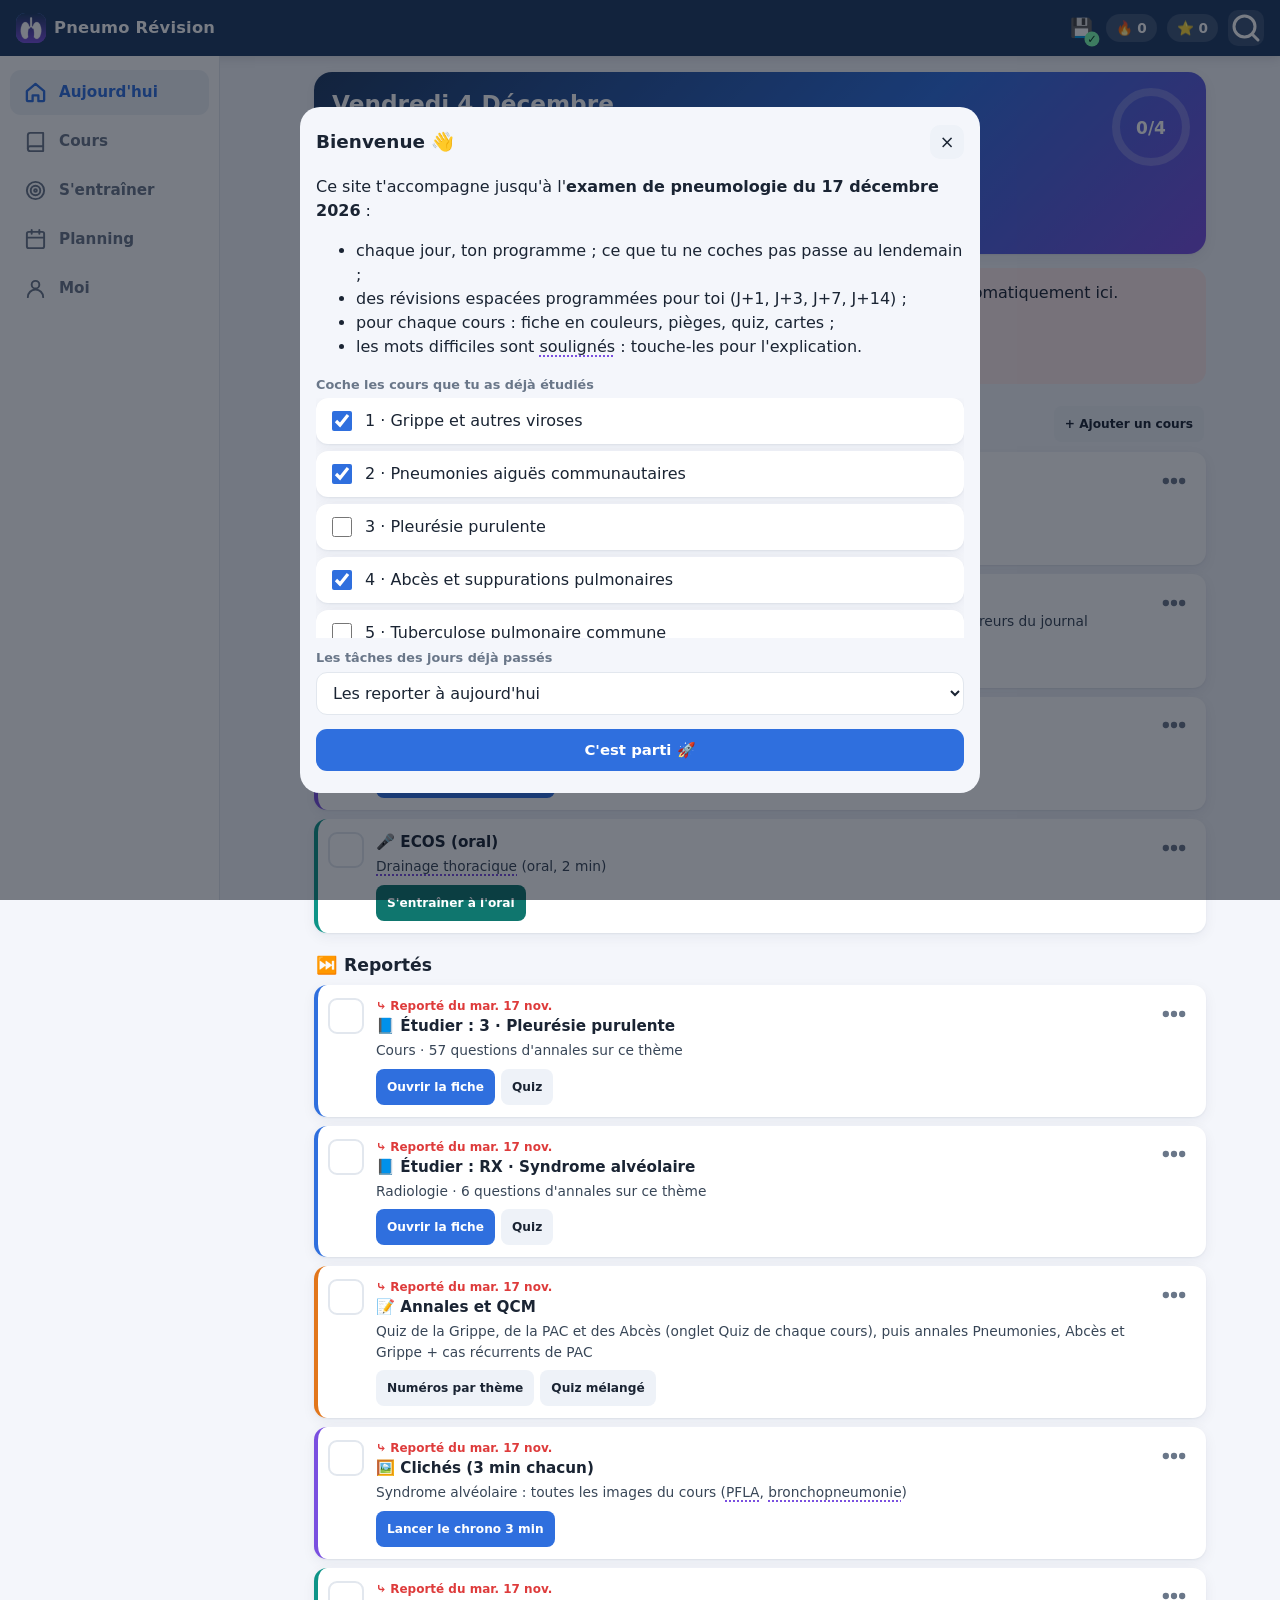
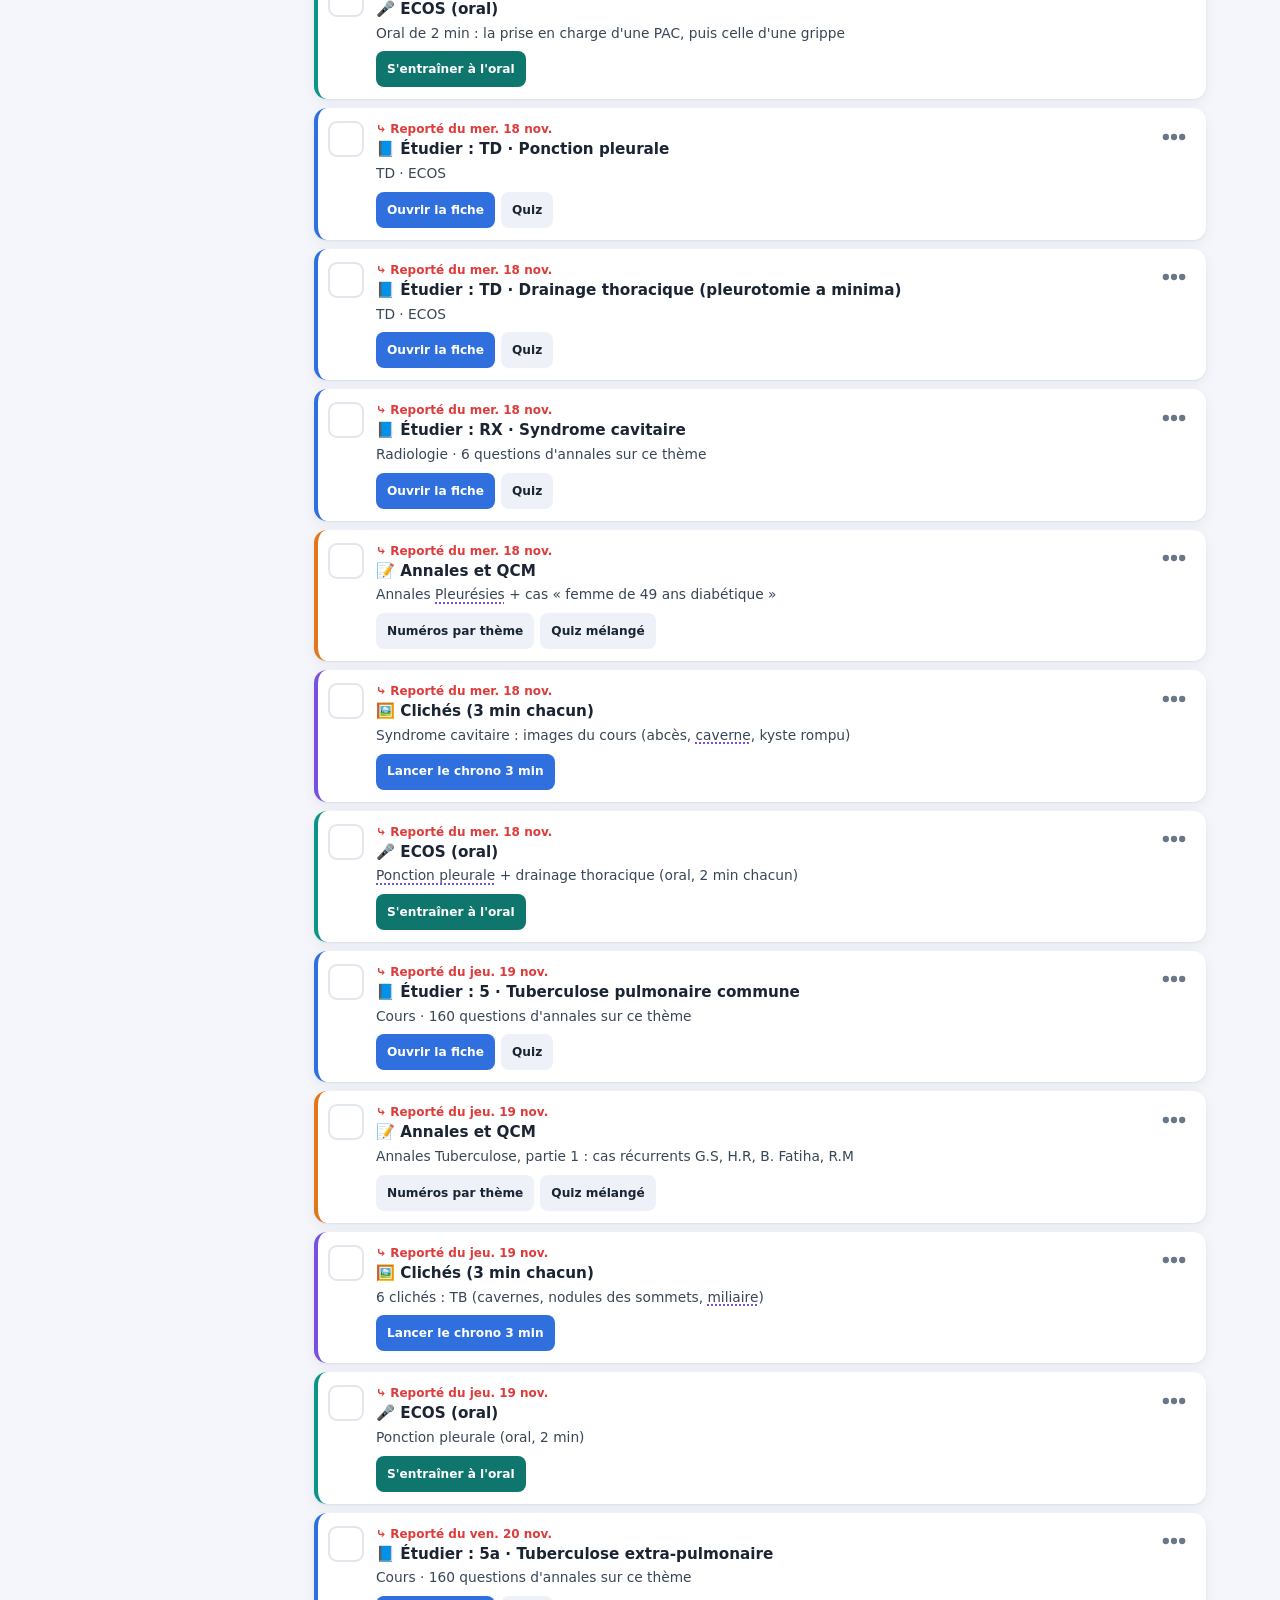
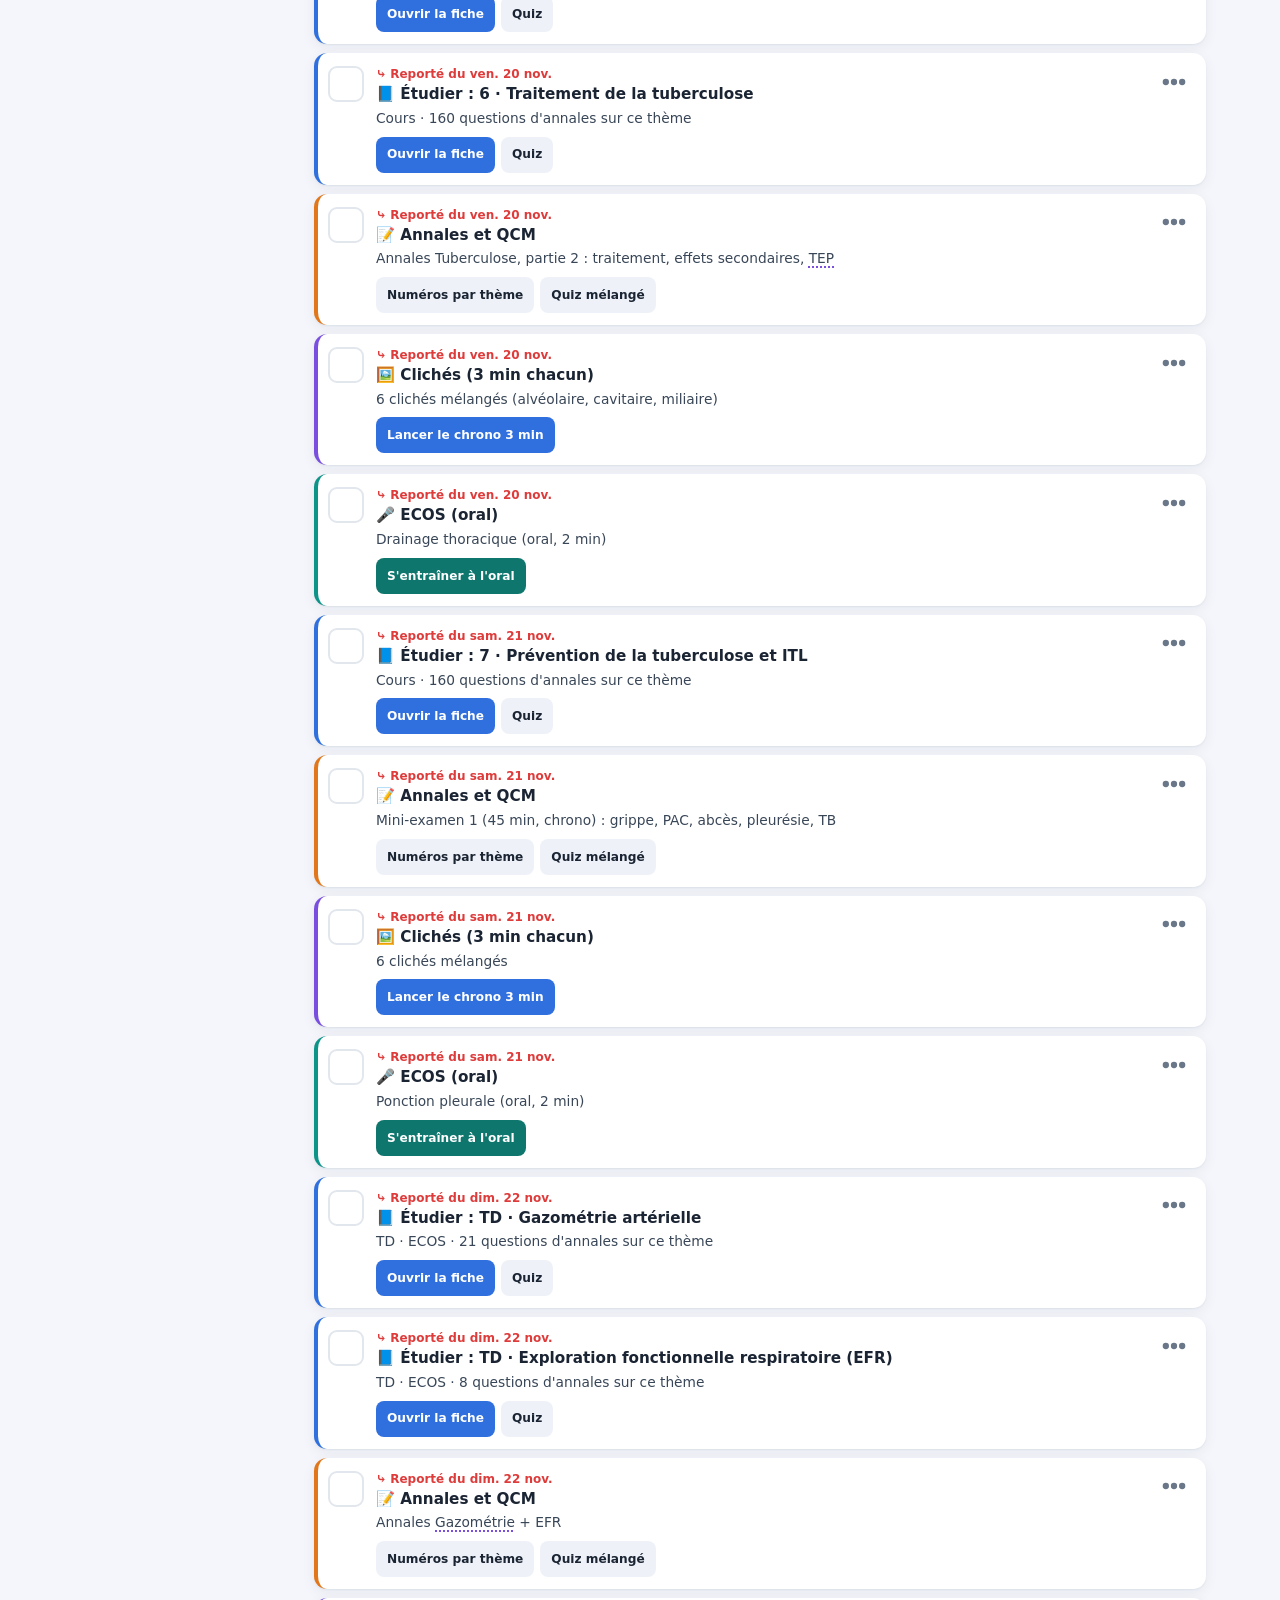
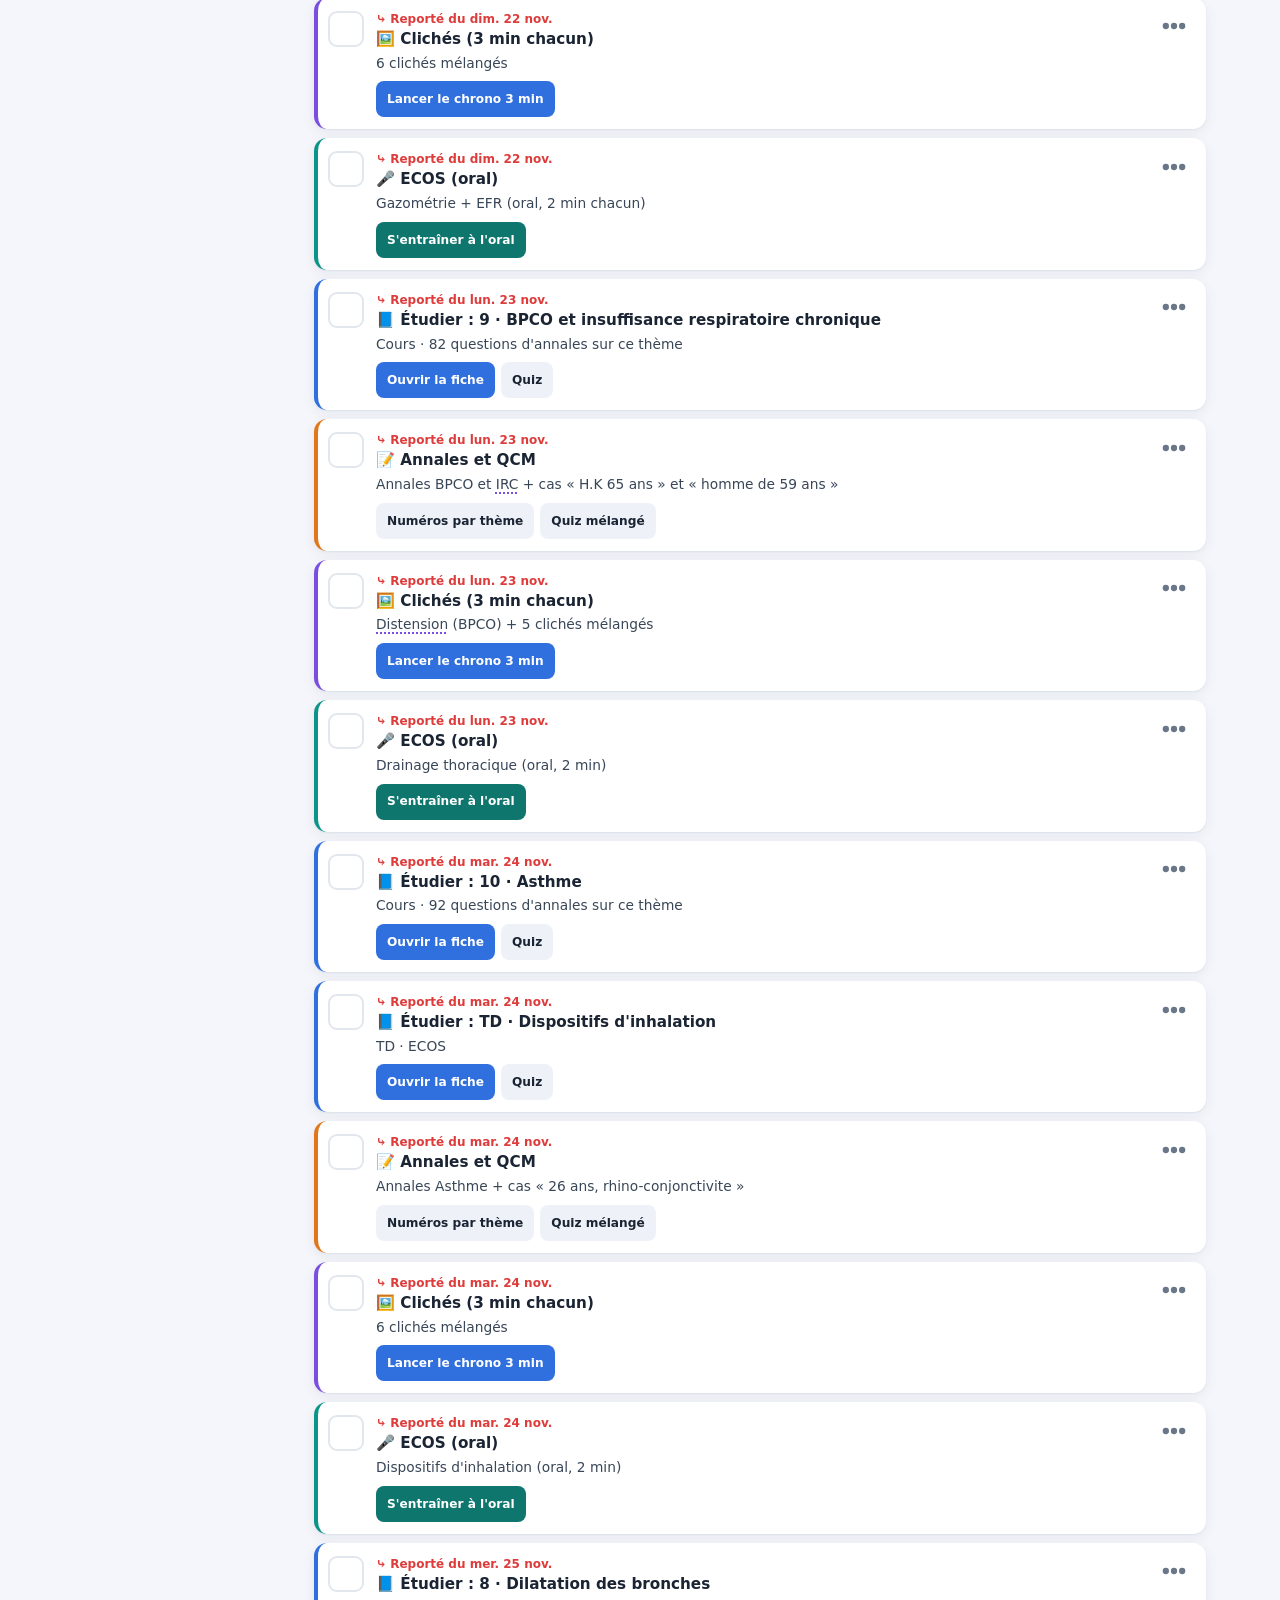
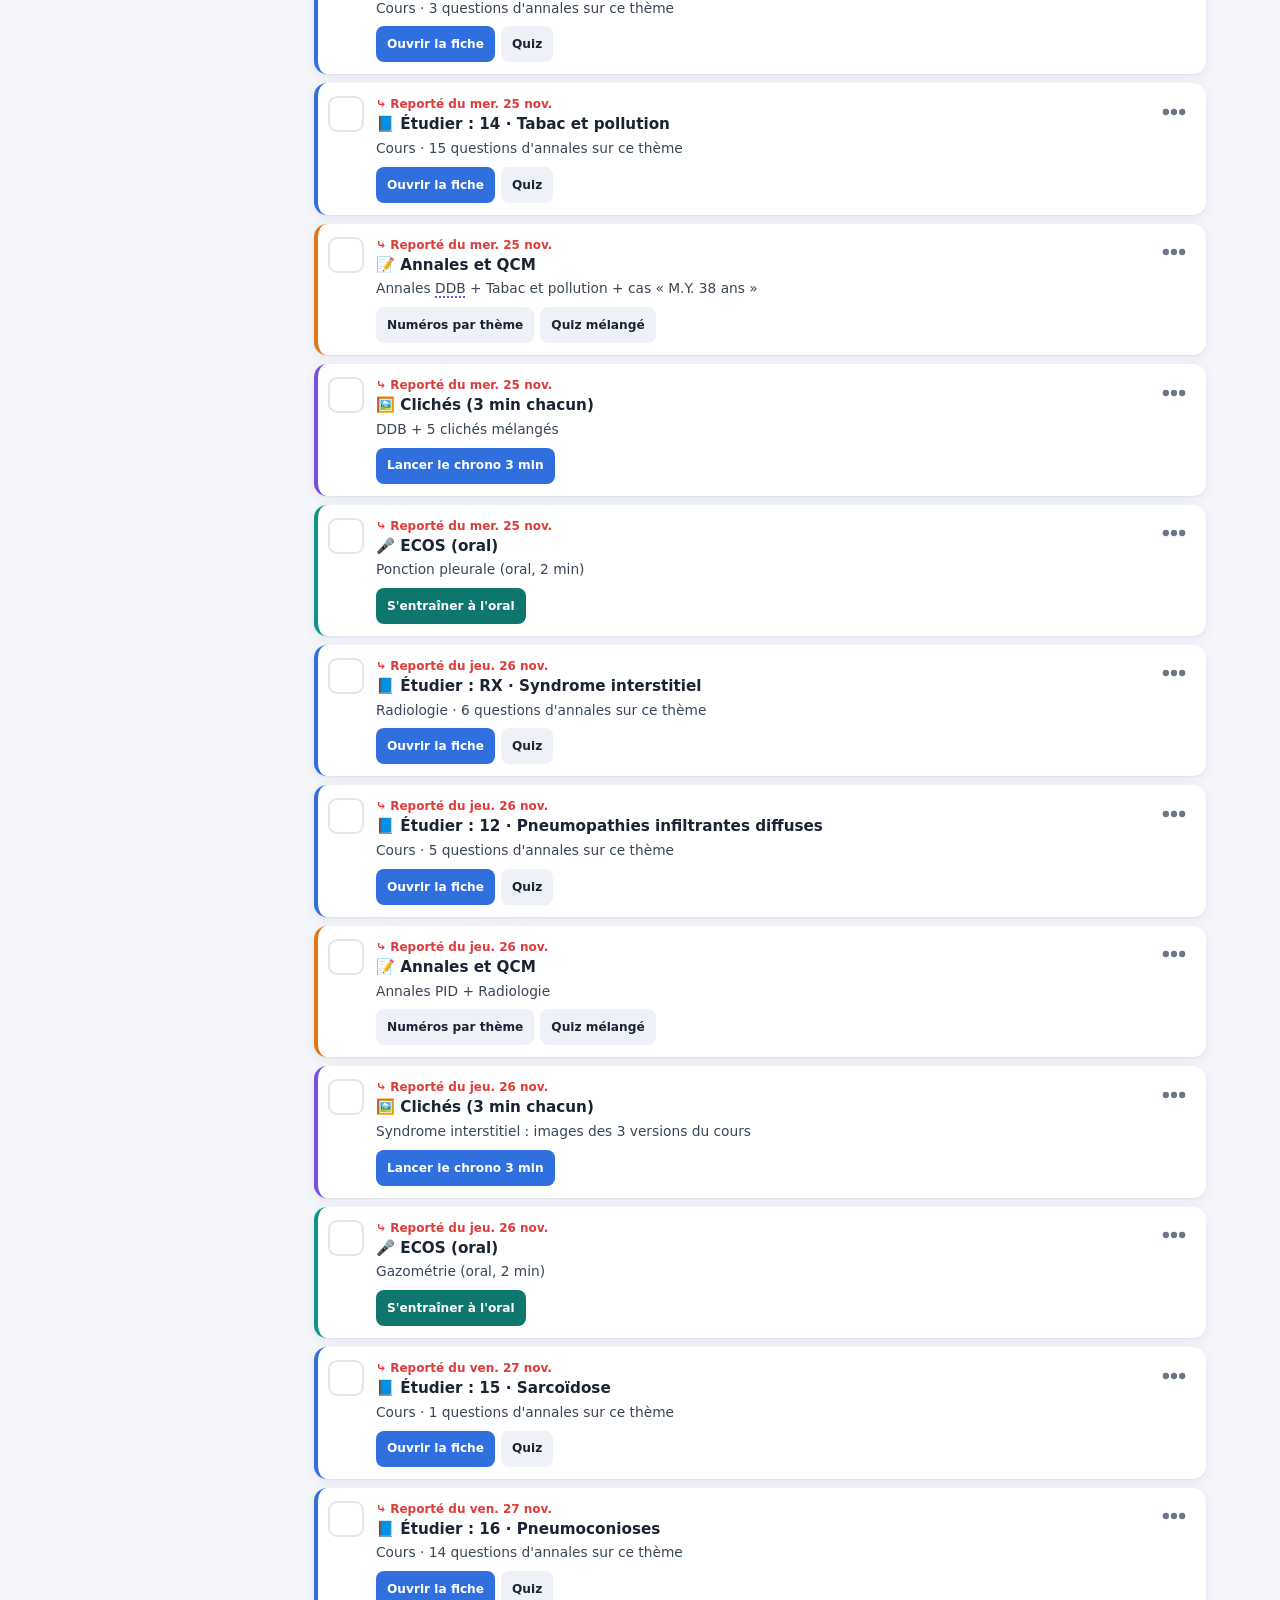
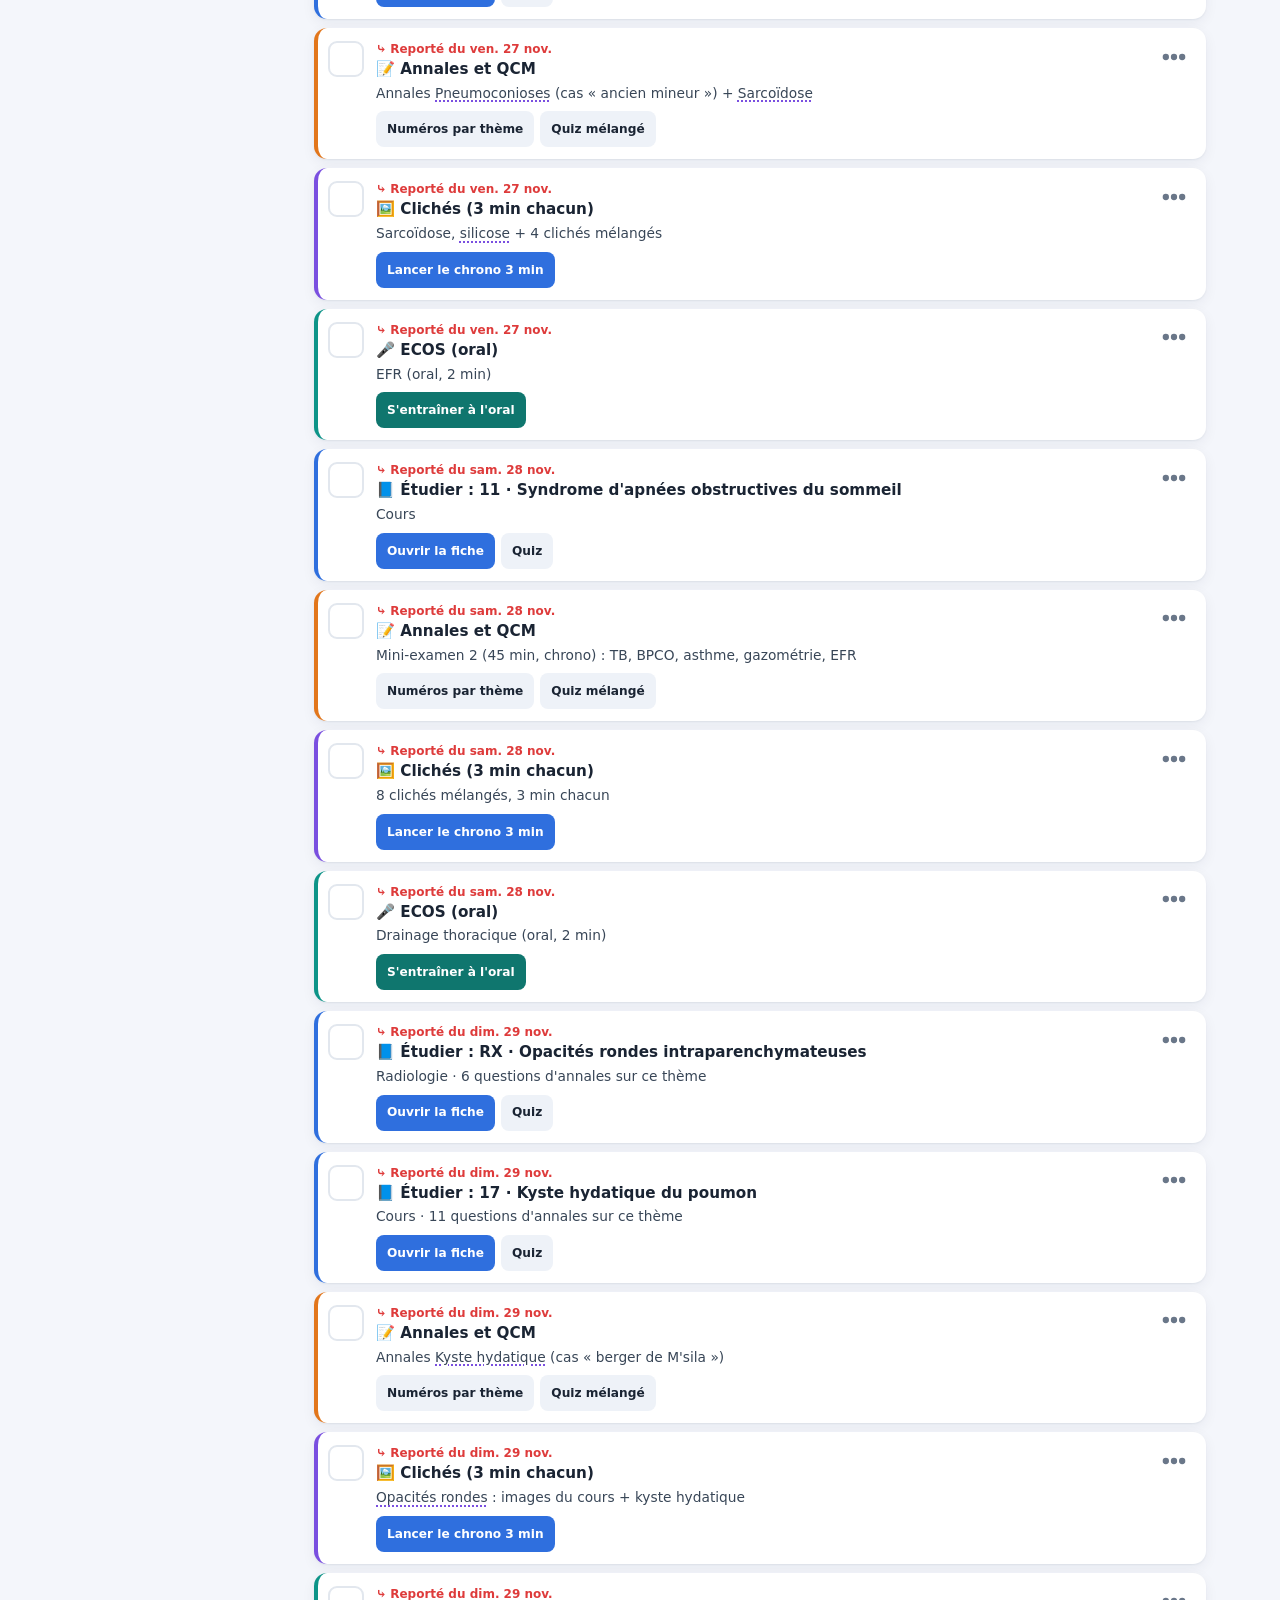
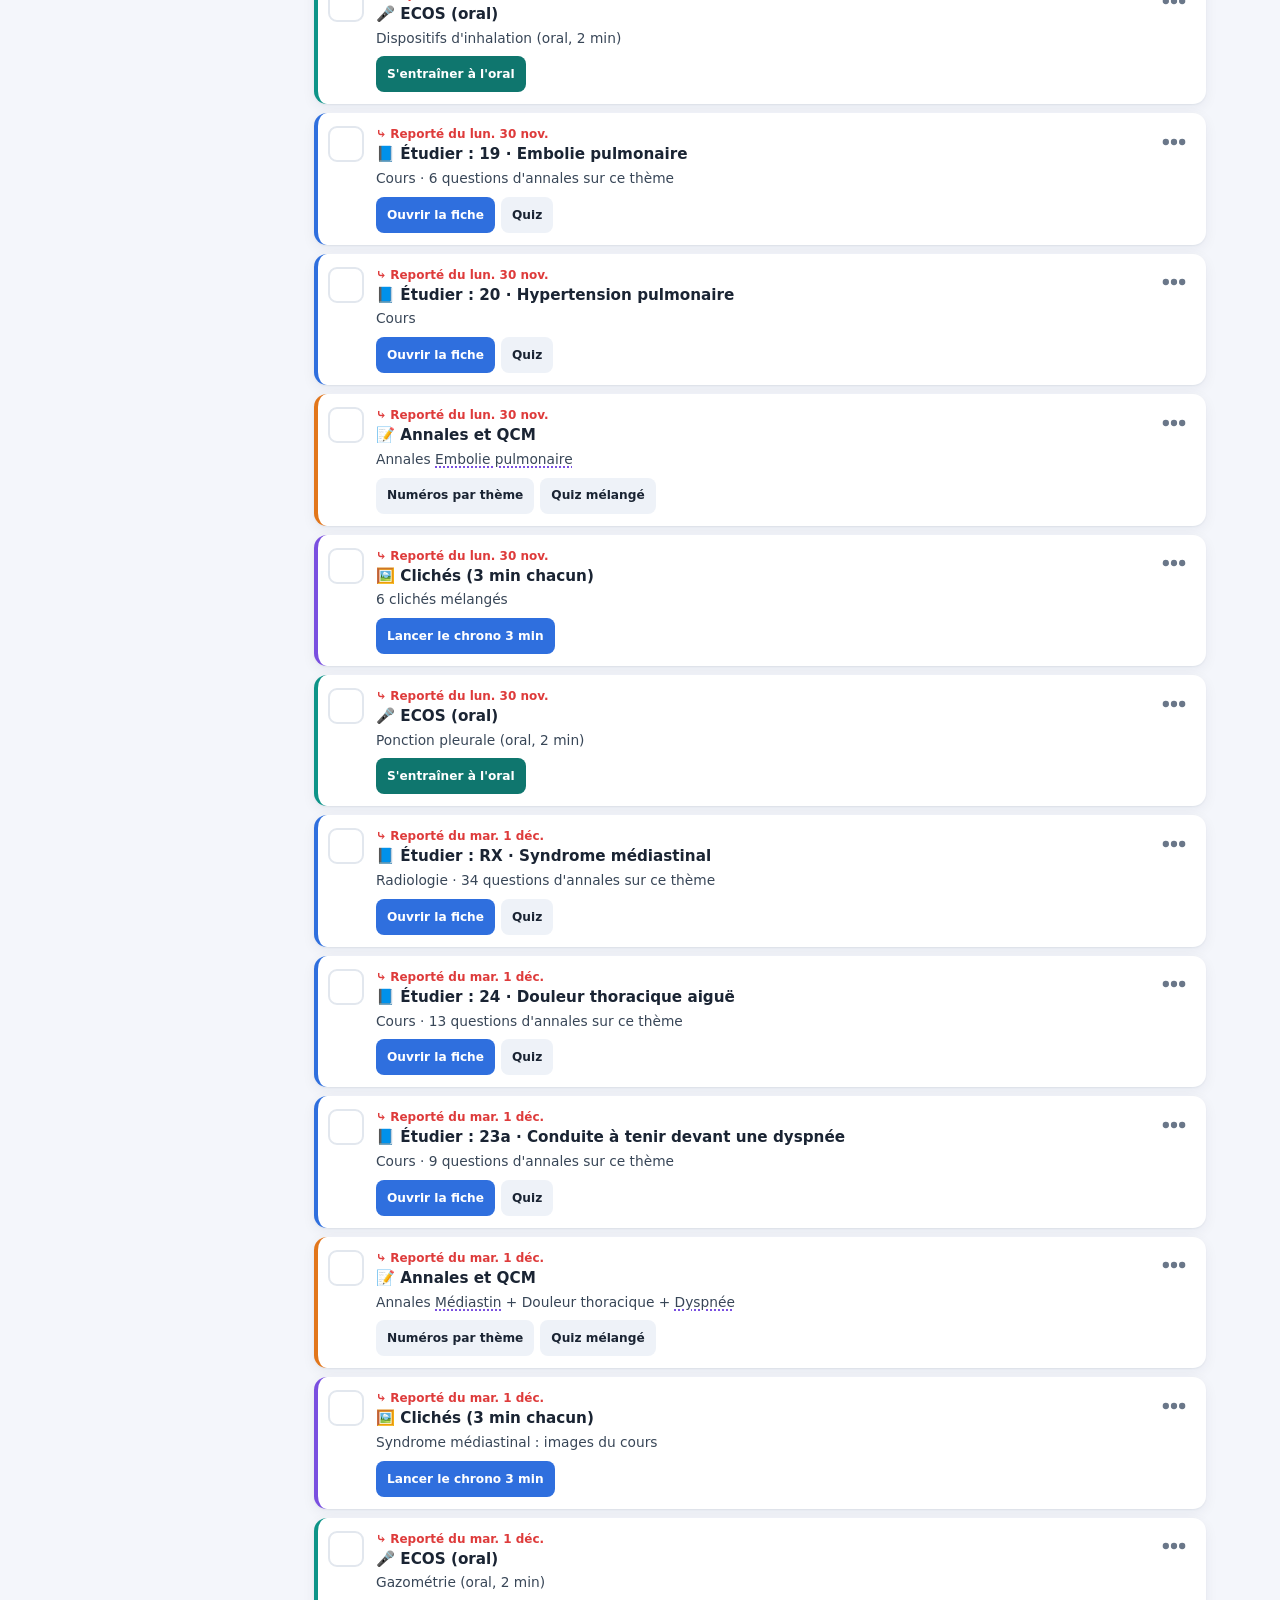
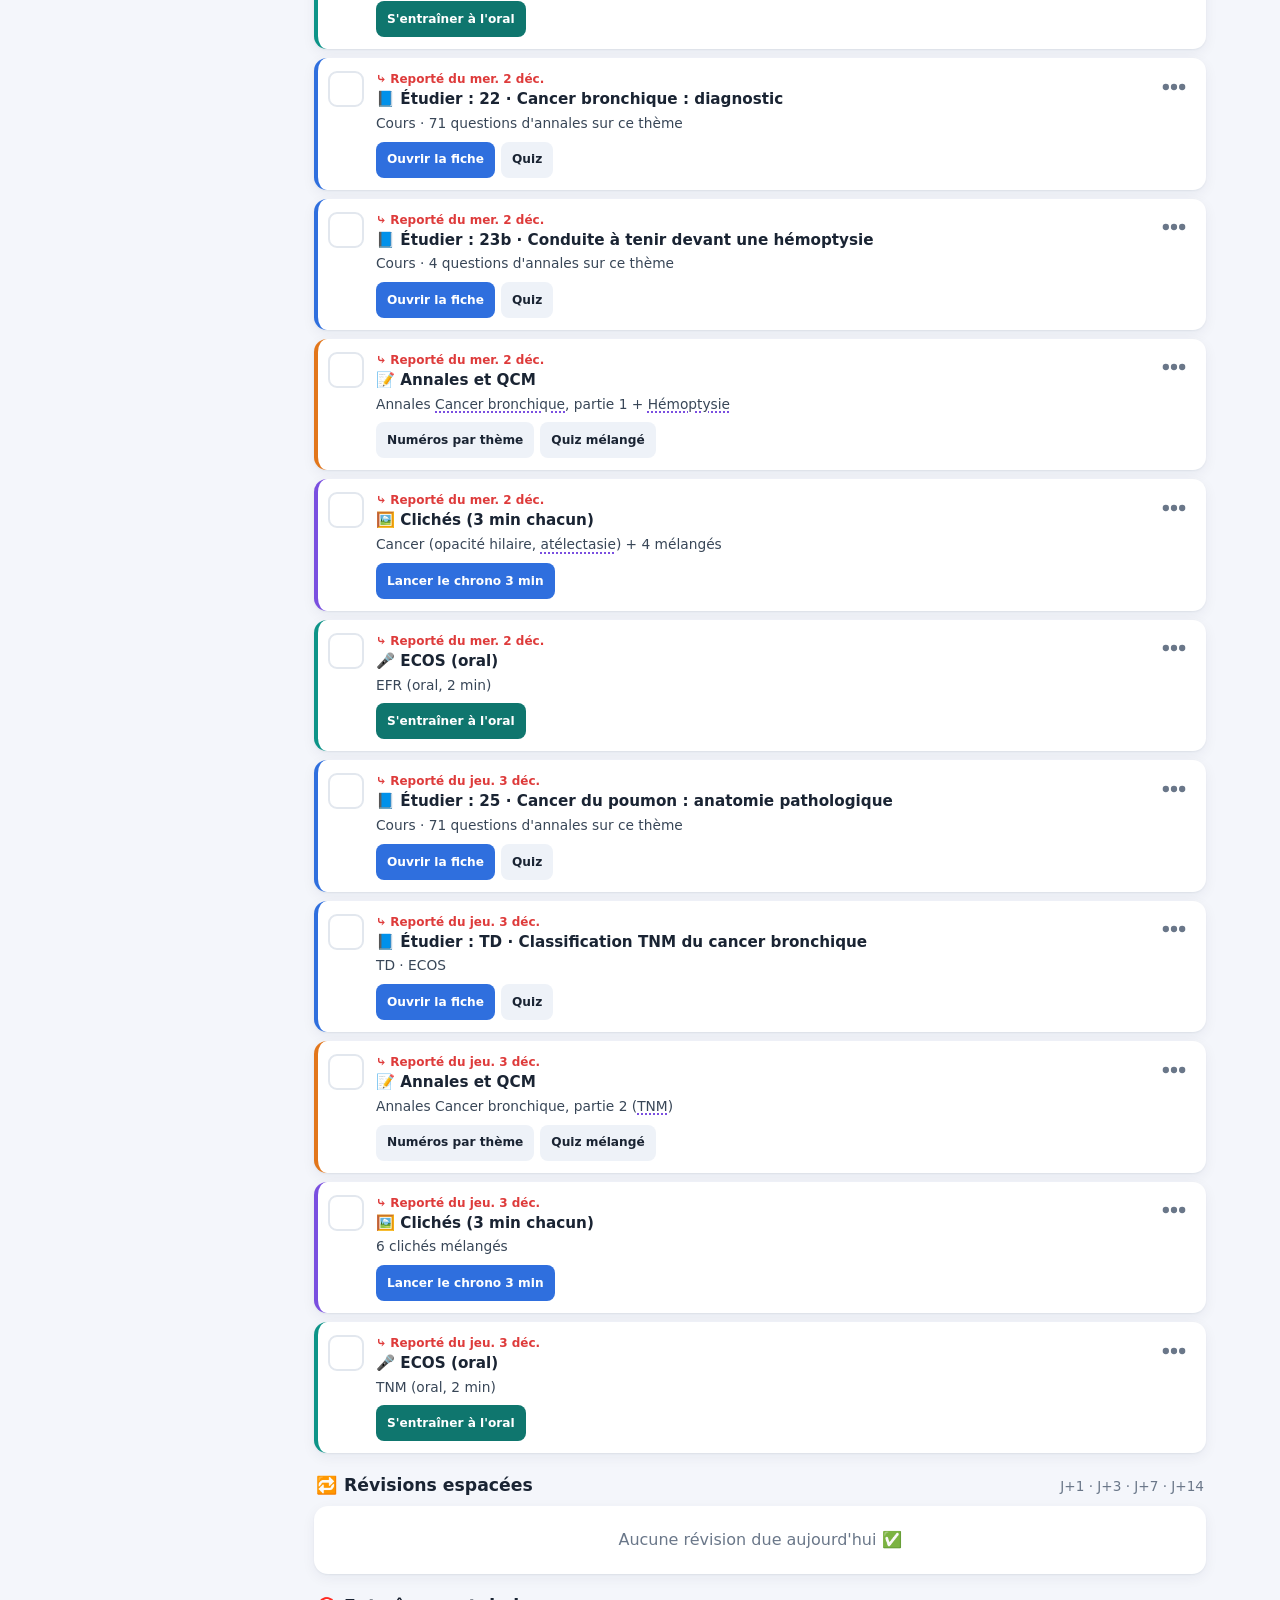
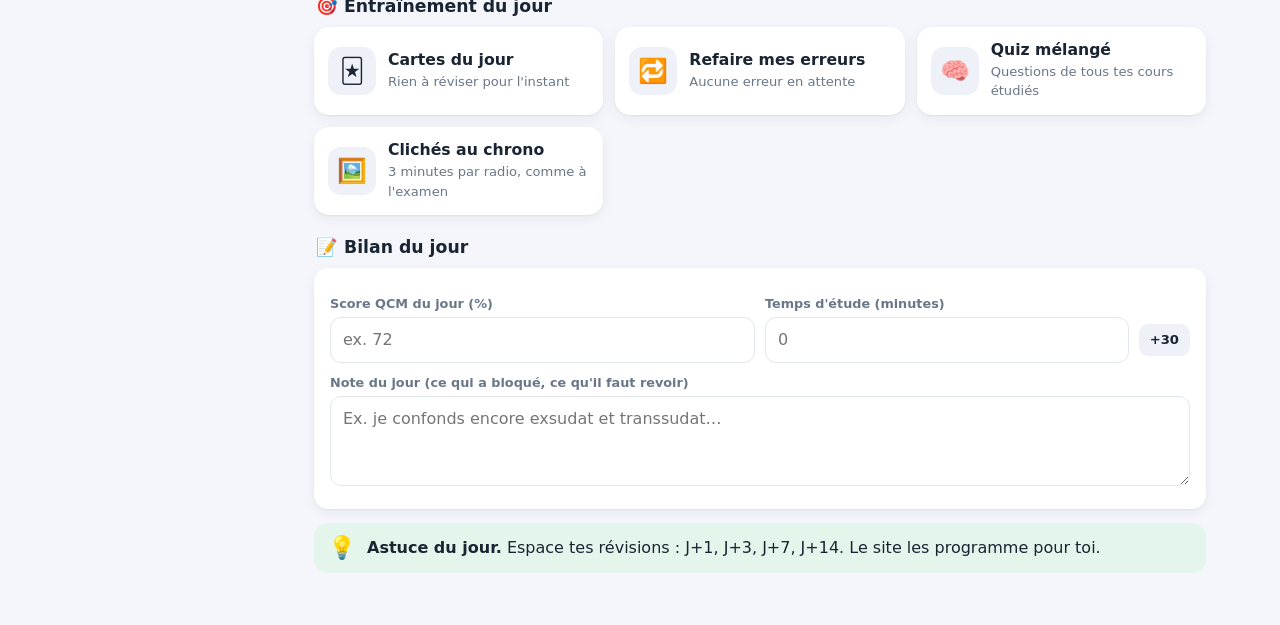
<file: index.html>
<!DOCTYPE html>
<html lang="fr">
<head>
<meta charset="utf-8">
<meta name="viewport" content="width=device-width, initial-scale=1, viewport-fit=cover">
<title>Pneumo Révision · Examen de pneumologie du 17/12/2026</title>
<meta name="description" content="Réviser la pneumologie (4e année, Blida) : planning jour par jour avec report automatique, fiches en couleurs, pièges, quiz, cartes, clichés au chrono, ECOS.">
<meta name="theme-color" content="#1e3a62">
<link rel="manifest" href="manifest.webmanifest">
<link rel="icon" type="image/png" href="img/icon-192.png">
<link rel="apple-touch-icon" href="img/icon-192.png">
<link rel="stylesheet" href="css/app.css">
</head>
<body>
<div id="app"><p style="padding:24px;font-family:system-ui,sans-serif;color:#6a7789">Chargement de Pneumo Révision…</p></div>
<noscript><p style="padding:24px;font-family:system-ui,sans-serif">Active JavaScript pour utiliser ce site.</p></noscript>
<script>
  /* compatibilité avec les anciens navigateurs / WebView Android */
  if (!Array.prototype.flat) Object.defineProperty(Array.prototype, 'flat', { configurable: true, writable: true, value: function (d) { d = d === undefined ? 1 : Math.floor(d); return d < 1 ? Array.prototype.slice.call(this) : Array.prototype.reduce.call(this, function (a, v) { return a.concat(Array.isArray(v) ? v.flat(d - 1) : v); }, []); } });
  if (!Array.prototype.flatMap) Object.defineProperty(Array.prototype, 'flatMap', { configurable: true, writable: true, value: function (f, t) { return Array.prototype.map.call(this, f, t).flat(1); } });
  window.PNEUMO = { F: {}, fiche: function (id, d) { this.F[id] = d; } };
</script>
<script src="data/lessons.js"></script>
<script src="data/plan.js"></script>
<script src="data/annales.js"></script>
<script src="data/glossaire.js"></script>
<script src="data/qsj.js"></script>
<script src="data/figs.js"></script>
<script src="data/fiches.js"></script>
<script src="js/core.js"></script>
<script src="js/ui.js"></script>
<script src="js/views.js"></script>
<script src="js/train.js"></script>
<script>
  PNEUMO.start();
  if ('serviceWorker' in navigator && location.protocol === 'https:' && !window.PneumoNative) { navigator.serviceWorker.register('sw.js').catch(function () {}); }
</script>
</body>
</html>
</file>
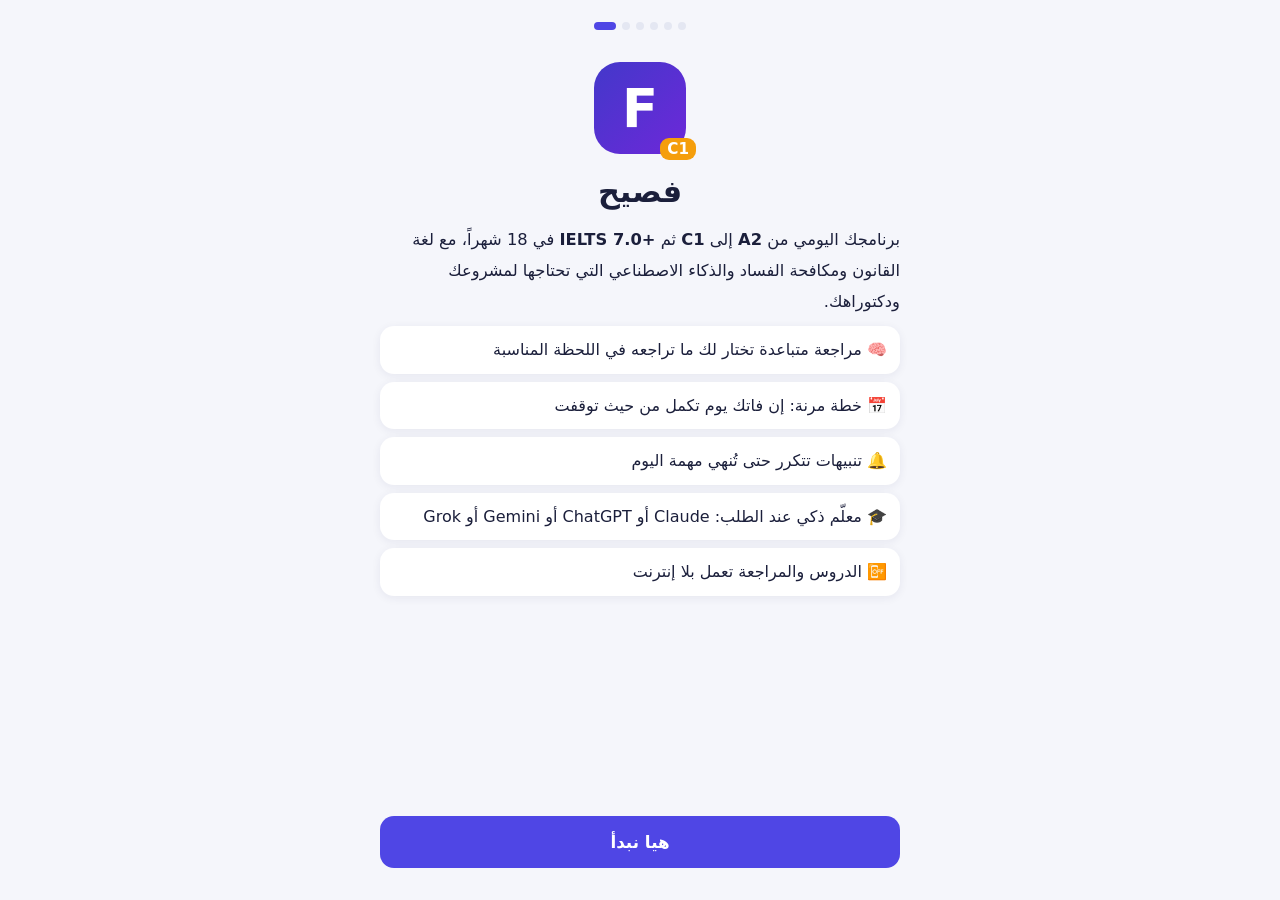
<file: www/index.html>
<!doctype html>
<html lang="ar" dir="rtl">
<head>
<meta charset="utf-8">
<meta http-equiv="Content-Security-Policy" content="default-src 'self'; script-src 'self'; style-src 'self' 'unsafe-inline'; img-src 'self' data: blob:; media-src 'self' data: blob:; connect-src 'self'; object-src 'none'; base-uri 'none'; form-action 'none'">
<meta name="viewport" content="width=device-width,initial-scale=1,viewport-fit=cover,user-scalable=no">
<meta name="theme-color" content="#4338CA">
<title>فصيح</title>
<link rel="stylesheet" href="css/app.css">
<link rel="stylesheet" href="css/chat.css">
</head>
<body>
<div id="splash">فصيح</div>
<div id="app"></div>
<script src="js/core.js"></script>
<script src="content/vocab.js"></script>
<script src="content/grammar.js"></script>
<script src="content/skills.js"></script>
<script src="content/extra.js"></script>
<script src="js/srs.js"></script>
<script src="js/ex.js"></script>
<script src="js/plan.js"></script>
<script src="js/flows.js"></script>
<script src="js/ui.js"></script>
<script src="js/tutor.js"></script>
<script src="js/chat.js"></script>
</body>
</html>
</file>
<file: css/app.css>
/* Pneumo Révision — feuille de style */
:root{
  --bg:#f4f6fb; --card:#fff; --ink:#1a2433; --ink2:#384657; --muted:#6a7789; --line:#e2e7ee; --soft:#eef2f8; --soft2:#f7f9fc;
  --navy:#1e3a62; --blue:#2f6fde; --teal:#0d9488; --green:#1f9d60; --orange:#e2761b; --red:#de3b3b; --purple:#7a4fe0; --pink:#d23a7a; --yellow:#f2b400;
  --p1:#2f6fde; --p2:#e2761b; --p3:#1f9d60; --px:#de3b3b;
  --ret-bg:#fff6d3; --ret-bd:#f0b400; --ret-ink:#8a5d00;
  --pie-bg:#fdeaea; --pie-bd:#de3b3b; --pie-ink:#a92626;
  --pq-bg:#e8f0ff; --pq-bd:#2f6fde; --pq-ink:#1f4fb4;
  --ast-bg:#e4f6ec; --ast-bd:#1f9d60; --ast-ink:#16794a;
  --crs-bg:#fff0e2; --crs-bd:#e8590c; --crs-ink:#a8460a;
  --ex-bg:#f2edff; --ex-bd:#7a4fe0; --ex-ink:#5b35b8;
  --shadow:0 1px 2px rgba(20,35,60,.06),0 4px 14px rgba(20,35,60,.06);
  --r:14px; --nav-h:64px;
  color-scheme:light;
}
[data-theme=dark]{
  --bg:#0e1420; --card:#172131; --ink:#e8eef6; --ink2:#c3cedb; --muted:#8c99aa; --line:#263346; --soft:#1d2a3d; --soft2:#152031;
  --navy:#2a4d80;
  --ret-bg:#3a3010; --ret-ink:#ffd666; --pie-bg:#3c1b1d; --pie-ink:#ff9b9b; --pq-bg:#16284a; --pq-ink:#9cc0ff;
  --ast-bg:#13311f; --ast-ink:#7fe0a7; --crs-bg:#3a2412; --crs-ink:#ffb27a; --ex-bg:#271d45; --ex-ink:#c4adff;
  --shadow:0 1px 2px rgba(0,0,0,.3),0 6px 18px rgba(0,0,0,.25);
  color-scheme:dark;
}
*{box-sizing:border-box}
html{-webkit-text-size-adjust:100%}
body{margin:0;background:var(--bg);color:var(--ink);font:16px/1.5 system-ui,-apple-system,"Segoe UI",Roboto,"Noto Sans","Helvetica Neue",Arial,sans-serif;-webkit-tap-highlight-color:transparent}
a{color:var(--blue);text-decoration:none}
button{font:inherit;color:inherit;cursor:pointer}
input,select,textarea{font:inherit;color:inherit}
h1,h2,h3,h4{line-height:1.2;margin:0}
mark{background:#ffe066;color:#1a2433;border-radius:3px;padding:0 .15em}
[data-theme=dark] mark{background:#b8860b;color:#fff}
b,strong{font-weight:700}
em.red{font-style:normal;color:var(--red);font-weight:700}
.muted{color:var(--muted)}
.small{font-size:.85rem}
.hide{display:none!important}
[hidden]{display:none!important}
.sr{position:absolute;width:1px;height:1px;overflow:hidden;clip:rect(0 0 0 0)}

/* ---------- layout ---------- */
#app{min-height:100vh}
.top{position:sticky;top:0;z-index:30;display:flex;align-items:center;gap:10px;padding:10px 16px;background:var(--navy);color:#fff;box-shadow:0 2px 10px rgba(0,0,0,.12)}
.top .logo{display:flex;align-items:center;gap:8px;font-weight:800;letter-spacing:.2px;color:#fff;font-size:1.02rem}
.top .logo .lg{width:30px;height:30px;border-radius:9px;background:linear-gradient(135deg,#5aa0ff,#7a4fe0);display:grid;place-items:center;font-size:17px}
.top .sp{flex:1}
@media(max-width:400px){.top .lt2{display:none}.top{gap:7px;padding:10px 12px}}
.top .pill{display:flex;align-items:center;gap:5px;background:rgba(255,255,255,.14);border-radius:99px;padding:4px 10px;font-size:.85rem;font-weight:700;color:#fff;border:0}
.top .ib{background:rgba(255,255,255,.12);border:0;color:#fff;width:36px;height:36px;border-radius:10px;display:grid;place-items:center}
main{max-width:920px;margin:0 auto;padding:16px 14px calc(var(--nav-h) + 26px)}
.nav{position:fixed;left:0;right:0;bottom:0;z-index:40;display:flex;background:var(--card);border-top:1px solid var(--line);height:var(--nav-h);padding-bottom:env(safe-area-inset-bottom)}
.nav a{flex:1;display:flex;flex-direction:column;align-items:center;justify-content:center;gap:2px;font-size:.7rem;color:var(--muted);font-weight:600}
.nav a svg{width:23px;height:23px}
.nav a.on{color:var(--blue)}
.nav a.on svg{stroke-width:2.4}
@media(min-width:960px){
  .nav{top:56px;bottom:0;right:auto;width:220px;height:auto;flex-direction:column;justify-content:flex-start;padding:14px 10px;border-top:0;border-right:1px solid var(--line);gap:4px}
  .nav a{flex:0;flex-direction:row;justify-content:flex-start;gap:12px;font-size:.95rem;padding:11px 14px;border-radius:11px}
  .nav a.on{background:var(--soft)}
  main{margin-left:max(240px,calc(50% - 460px + 120px));padding-bottom:40px}
}

/* ---------- generic ---------- */
.card{background:var(--card);border-radius:var(--r);box-shadow:var(--shadow);padding:16px;margin-bottom:14px}
.card.flat{box-shadow:none;border:1px solid var(--line)}
.h-sec{display:flex;align-items:center;justify-content:space-between;gap:8px;margin:22px 2px 10px}
.h-sec h2{font-size:1.08rem}
.h-sec .act{font-size:.85rem;font-weight:600}
.row{display:flex;gap:10px;align-items:center}
.wrap{flex-wrap:wrap}
.grow{flex:1;min-width:0}
.grid2{display:grid;grid-template-columns:repeat(auto-fill,minmax(250px,1fr));gap:12px}
.grid3{display:grid;grid-template-columns:repeat(auto-fill,minmax(180px,1fr));gap:10px}
.btn{display:inline-flex;align-items:center;justify-content:center;gap:7px;border:0;border-radius:11px;padding:10px 15px;font-weight:700;font-size:.93rem;background:var(--blue);color:#fff;transition:transform .08s,filter .15s;text-align:center}
.btn:active{transform:scale(.97)}
.btn:hover{filter:brightness(1.06)}
.btn.ghost{background:var(--soft);color:var(--ink)}
.btn.line{background:transparent;color:var(--blue);box-shadow:inset 0 0 0 1.5px var(--blue)}
.btn.green{background:var(--green)} .btn.red{background:var(--red)} .btn.orange{background:var(--orange)} .btn.purple{background:var(--purple)} .btn.teal{background:var(--teal)}
.btn.sm{padding:6px 11px;font-size:.82rem;border-radius:9px}
.btn.xs{padding:4px 9px;font-size:.76rem;border-radius:8px}
.btn.block{width:100%}
.btn[disabled]{opacity:.45;pointer-events:none}
.chip{display:inline-flex;align-items:center;gap:5px;font-size:.75rem;font-weight:700;padding:3px 9px;border-radius:99px;background:var(--soft);color:var(--ink2);white-space:nowrap}
.chip.blue{background:#e6efff;color:#2556c4} .chip.green{background:#e1f5ea;color:#177a4a} .chip.orange{background:#fdeedd;color:#b25a10}
.chip.red{background:#fde6e6;color:#b52b2b} .chip.purple{background:#efe8ff;color:#5d35c0} .chip.teal{background:#dcf4f1;color:#0b7369} .chip.gray{background:var(--soft);color:var(--muted)}
[data-theme=dark] .chip.blue{background:#1c3260;color:#a9c6ff}[data-theme=dark] .chip.green{background:#123726;color:#86e0ad}[data-theme=dark] .chip.orange{background:#3d2611;color:#ffbd85}
[data-theme=dark] .chip.red{background:#3f1b1d;color:#ffa3a3}[data-theme=dark] .chip.purple{background:#2a1f4d;color:#c8b2ff}[data-theme=dark] .chip.teal{background:#0f3532;color:#7fe3d6}
.bar{height:8px;border-radius:99px;background:var(--soft);overflow:hidden}
.bar>i{display:block;height:100%;border-radius:99px;background:linear-gradient(90deg,var(--blue),var(--purple));transition:width .5s}
.bar.green>i{background:linear-gradient(90deg,#20b26c,#7bd389)}
.input,select.input,textarea.input{width:100%;border:1.5px solid var(--line);background:var(--card);border-radius:11px;padding:10px 12px;outline:0}
.input:focus{border-color:var(--blue)}
textarea.input{min-height:90px;resize:vertical}
label.lb{display:block;font-size:.8rem;font-weight:700;color:var(--muted);margin:10px 0 4px}
.empty{text-align:center;color:var(--muted);padding:22px 10px}
.kpi{display:grid;grid-template-columns:repeat(auto-fit,minmax(120px,1fr));gap:10px}
.kpi>div{background:var(--card);border-radius:13px;box-shadow:var(--shadow);padding:12px 14px}
.kpi b{display:block;font-size:1.45rem;line-height:1.1}
.kpi span{font-size:.78rem;color:var(--muted);font-weight:600}

/* ---------- hero (today) ---------- */
.hero{position:relative;overflow:hidden;border-radius:18px;padding:18px;color:#fff;background:linear-gradient(135deg,#1e3a62 0%,#2f6fde 60%,#7a4fe0 100%);box-shadow:var(--shadow);margin-bottom:14px}
.hero h1{font-size:1.45rem;text-transform:capitalize}
.hero .sub{opacity:.92;margin-top:4px;font-size:.92rem}
.hero .cd{display:inline-flex;align-items:baseline;gap:6px;margin-top:10px;background:rgba(255,255,255,.16);border-radius:12px;padding:6px 12px;font-weight:700}
.hero .cd b{font-size:1.5rem}
.hero .ring{position:absolute;right:16px;top:16px}
.hero .chips{margin-top:10px;display:flex;gap:6px;flex-wrap:wrap}
.hero .chips .chip{background:rgba(255,255,255,.18);color:#fff}
.ring text{font-weight:800}

/* ---------- tasks ---------- */
.task{display:flex;align-items:flex-start;gap:12px;background:var(--card);border-radius:13px;box-shadow:var(--shadow);padding:12px 12px 12px 10px;margin-bottom:9px;border-left:4px solid var(--blue);transition:opacity .25s}
.task.k-lesson{border-left-color:var(--blue)} .task.k-annales{border-left-color:var(--orange)} .task.k-cliches{border-left-color:var(--purple)} .task.k-ecos{border-left-color:var(--teal)} .task.k-rev{border-left-color:var(--green)} .task.k-extra{border-left-color:var(--pink)}
.task.done{opacity:.55}
.task.done .tt{text-decoration:line-through}
.task .tt{font-weight:700;font-size:.95rem}
.task .td{font-size:.86rem;color:var(--ink2);margin-top:2px}
.task .ta{display:flex;gap:6px;flex-wrap:wrap;margin-top:8px}
.task .late{color:var(--red);font-weight:700;font-size:.75rem}
.ck{flex:0 0 auto;width:28px;height:28px;border-radius:9px;border:2px solid var(--line);background:var(--card);display:grid;place-items:center;transition:all .15s;margin-top:1px;padding:0}
.ck svg{width:17px;height:17px;stroke:#fff;stroke-width:3.2;opacity:0}
.ck.on{background:var(--green);border-color:var(--green)}
.ck.on svg{opacity:1}
.more{border:0;background:transparent;color:var(--muted);width:30px;height:30px;border-radius:8px;flex:0 0 auto}
.more:hover{background:var(--soft)}
.banner{border-radius:14px;padding:13px 14px;margin-bottom:12px;display:flex;gap:11px;align-items:flex-start}
.banner.warn{background:var(--pie-bg);color:var(--ink)}
.banner.info{background:var(--pq-bg)}
.banner.ok{background:var(--ast-bg)}
.banner .bi{font-size:1.4rem;line-height:1}

/* ---------- lessons list ---------- */
.seg{display:flex;gap:6px;overflow-x:auto;padding-bottom:4px;margin-bottom:10px;scrollbar-width:none}
.seg button{border:0;background:var(--card);box-shadow:var(--shadow);border-radius:99px;padding:7px 13px;font-weight:700;font-size:.82rem;white-space:nowrap;color:var(--ink2)}
.seg button.on{background:var(--navy);color:#fff}
.lc{position:relative;display:block;background:var(--card);border-radius:14px;box-shadow:var(--shadow);padding:13px 14px 12px;color:var(--ink);overflow:hidden;transition:transform .12s}
.lc:active{transform:scale(.985)}
.lc:before{content:"";position:absolute;left:0;top:0;bottom:0;width:5px;background:var(--c,var(--blue))}
.lc .n{display:inline-grid;place-items:center;min-width:30px;height:30px;padding:0 6px;border-radius:9px;background:var(--c,var(--blue));color:#fff;font-weight:800;font-size:.85rem;margin-right:8px}
.lc h3{font-size:.98rem;display:flex;align-items:center}
.lc .meta{display:flex;flex-wrap:wrap;gap:5px;margin-top:9px}
.lc .bar{margin-top:9px;height:6px}

/* ---------- lesson page ---------- */
.lh{border-radius:18px;padding:18px 18px 14px;color:#fff;background:linear-gradient(135deg,var(--c1,#1e3a62),var(--c2,#2f6fde));box-shadow:var(--shadow);margin-bottom:12px}
.lh .kick{font-size:.75rem;font-weight:800;letter-spacing:.08em;text-transform:uppercase;opacity:.85}
.lh h1{font-size:1.45rem;margin-top:4px}
.lh .row{margin-top:12px;flex-wrap:wrap}
.lh .btn{background:rgba(255,255,255,.18)}
.lh .btn.done{background:#fff;color:var(--green)}
.tabs{display:flex;gap:4px;overflow-x:auto;background:var(--card);border-radius:13px;padding:4px;box-shadow:var(--shadow);margin-bottom:14px;position:sticky;top:58px;z-index:20;scrollbar-width:none}
.tabs button{border:0;background:transparent;padding:9px 12px;border-radius:10px;font-weight:700;font-size:.86rem;color:var(--muted);white-space:nowrap;flex:1 0 auto}
.tabs button.on{background:var(--navy);color:#fff}

/* ---------- fiche ---------- */
.ess{background:linear-gradient(135deg,#fffbe8,#fff3cf);border:1.5px solid #f3d36b;border-radius:16px;padding:14px 16px;margin-bottom:16px;color:#3b2f00}
[data-theme=dark] .ess{background:#2e2710;border-color:#6b5713;color:#f7e7b0}
.ess h3{font-size:.95rem;display:flex;gap:8px;align-items:center;margin-bottom:6px}
.ess ul{margin:0;padding-left:20px}
.ess li{margin:4px 0}
.sec{margin-bottom:18px}
.sec-h{display:flex;align-items:center;gap:10px;border-radius:12px;padding:9px 14px;color:#fff;background:var(--sc,var(--navy));margin-bottom:10px}
.sec-h .num{width:26px;height:26px;border-radius:50%;background:rgba(255,255,255,.95);color:var(--sc,var(--navy));display:grid;place-items:center;font-weight:900;font-size:.85rem;flex:0 0 auto}
.sec-h h2{font-size:1.02rem}
.sec-b{padding:0 2px}
.sec-b p{margin:8px 0}
.sec-b ul,.sec-b ol{margin:6px 0;padding-left:22px}
.sec-b li{margin:3px 0}
.co{border-radius:12px;padding:10px 13px 11px;margin:10px 0;border-left:5px solid}
.co .cl{font-size:.72rem;font-weight:900;letter-spacing:.06em;text-transform:uppercase;margin-bottom:3px}
.co.ret{background:var(--ret-bg);border-color:var(--ret-bd)} .co.ret .cl{color:var(--ret-ink)}
.co.pie{background:var(--pie-bg);border-color:var(--pie-bd)} .co.pie .cl{color:var(--pie-ink)}
.co.pq{background:var(--pq-bg);border-color:var(--pq-bd)} .co.pq .cl{color:var(--pq-ink)}
.co.ast{background:var(--ast-bg);border-color:var(--ast-bd)} .co.ast .cl{color:var(--ast-ink)}
.co.crs{background:var(--crs-bg);border-color:var(--crs-bd)} .co.crs .cl{color:var(--crs-ink)}
.co.ex{background:var(--ex-bg);border-color:var(--ex-bd)} .co.ex .cl{color:var(--ex-ink)}
.tbw{overflow-x:auto;margin:10px 0;border-radius:12px;box-shadow:0 0 0 1px var(--line)}
table.tb{border-collapse:collapse;width:100%;font-size:.88rem;background:var(--card)}
table.tb th{background:var(--navy);color:#fff;text-align:left;padding:8px 10px;font-size:.8rem;vertical-align:bottom}
table.tb td{padding:8px 10px;border-top:1px solid var(--line);vertical-align:top;hyphens:auto;-webkit-hyphens:auto;overflow-wrap:anywhere}
table.tb tr:nth-child(even) td{background:var(--soft2)}
table.tb td:first-child{font-weight:700;min-width:6em}
.steps{counter-reset:st;list-style:none;padding:0!important;margin:10px 0}
.steps li{counter-increment:st;position:relative;padding:9px 12px 9px 48px;margin:7px 0!important;background:var(--card);border-radius:12px;box-shadow:0 0 0 1px var(--line)}
.steps li:before{content:counter(st);position:absolute;left:10px;top:8px;width:28px;height:28px;border-radius:50%;background:var(--blue);color:#fff;display:grid;place-items:center;font-weight:800;font-size:.85rem}
.cards{display:grid;grid-template-columns:repeat(auto-fit,minmax(190px,1fr));gap:10px;margin:10px 0}
.cards>div{border-radius:13px;padding:11px 13px;background:var(--card);box-shadow:0 0 0 1px var(--line);border-top:4px solid var(--cc,var(--blue))}
.cards h4{font-size:.92rem;margin-bottom:4px;color:var(--cc,var(--blue))}
.cards p{margin:0;font-size:.88rem}

/* ---------- figures ---------- */
.fig{margin:12px 0;background:#000;border-radius:14px;overflow:hidden;position:relative}
.fig .stage{position:relative;max-width:520px;margin:0 auto}
.fig img{display:block;width:100%;height:auto;user-select:none;-webkit-user-drag:none}
.fig .mk{position:absolute;transform:translate(-50%,-50%);width:26px;height:26px;border-radius:50%;background:#ffb703;color:#1a1a1a;font-weight:900;font-size:.8rem;display:grid;place-items:center;box-shadow:0 0 0 3px rgba(0,0,0,.45);border:0;padding:0;transition:transform .15s}
.fig .mk.on{transform:translate(-50%,-50%) scale(1.25);background:#fff}
.fig .dmark{position:absolute;left:10px;top:10px;width:30px;height:30px;border-radius:8px;border:2px solid #fff;color:#fff;font-weight:900;display:grid;place-items:center;font-size:.9rem}
.fig figcaption{background:var(--card);color:var(--ink);padding:10px 13px 12px}
.fig .ft{font-weight:800;color:var(--purple);margin-bottom:4px}
.fig ol.leg{margin:4px 0;padding-left:0;list-style:none;counter-reset:lg}
.fig ol.leg li{counter-increment:lg;display:flex;gap:8px;align-items:flex-start;margin:5px 0;font-size:.9rem;cursor:pointer;border-radius:8px;padding:2px 4px}
.fig ol.leg li:before{content:counter(lg);flex:0 0 22px;height:22px;border-radius:50%;background:#ffb703;color:#1a1a1a;font-weight:900;font-size:.75rem;display:grid;place-items:center;margin-top:1px}
.fig ol.leg li.on{background:var(--soft)}
.fig .cap{font-size:.75rem;color:var(--muted);font-style:italic;margin-top:6px}
.fig .tools{position:absolute;right:10px;top:10px;display:flex;gap:6px}
.fig .tools button{background:rgba(0,0,0,.55);color:#fff;border:1px solid rgba(255,255,255,.35);border-radius:9px;padding:5px 9px;font-size:.75rem;font-weight:700}
.fig.hidelab .mk{opacity:0;pointer-events:none}
.fig .guess{position:absolute;width:30px;height:30px;transform:translate(-50%,-50%);border-radius:50%;border:3px solid #ff4d6d;box-shadow:0 0 0 3px rgba(0,0,0,.4)}
.fig .hot{position:absolute;transform:translate(-50%,-50%);border-radius:50%;border:3px dashed #3ddc97;background:rgba(61,220,151,.12)}
.svgfig{margin:12px 0;background:var(--card);border-radius:14px;box-shadow:0 0 0 1px var(--line);padding:10px;overflow-x:auto}
.svgfig svg{display:block;width:100%;height:auto;max-width:640px;margin:0 auto}
.svgfig figcaption{font-size:.8rem;color:var(--muted);text-align:center;margin-top:6px}
@media(max-width:560px){.svgfig svg.wide{min-width:520px}.svgfig:has(svg.wide) figcaption::before{content:"↔ Fais glisser le schéma · ";font-weight:700;color:var(--ink)}}

/* ---------- glossary ---------- */
.term{border:0;background:none;padding:0;font:inherit;color:inherit;text-decoration:underline dotted 2px;text-decoration-color:var(--purple);text-underline-offset:3px;cursor:help;display:inline;text-align:inherit}
.term:hover{color:var(--purple)}
#pop{position:fixed;z-index:90;max-width:min(340px,92vw);background:var(--card);color:var(--ink);border-radius:14px;box-shadow:0 10px 34px rgba(10,20,40,.28);padding:12px 14px;border:1px solid var(--line);font-size:.92rem;animation:pop .14s ease-out}
#pop h4{font-size:.98rem;color:var(--purple);margin-bottom:4px;padding-right:22px}
#pop .ar{direction:rtl;text-align:right;margin-top:7px;padding-top:7px;border-top:1px dashed var(--line);font-size:1rem;color:var(--ink2)}
#pop .x{position:absolute;right:8px;top:6px;border:0;background:none;font-size:1.1rem;color:var(--muted)}
@keyframes pop{from{opacity:0;transform:translateY(4px)}to{opacity:1;transform:none}}

/* ---------- pièges ---------- */
.pg{background:var(--card);border-radius:14px;box-shadow:var(--shadow);margin-bottom:12px;overflow:hidden}
.pg .pgh{background:var(--navy);color:#fff;padding:8px 13px;font-weight:800;font-size:.92rem;display:flex;gap:8px;align-items:center}
.pg .pgh small{background:rgba(255,255,255,.2);border-radius:6px;padding:1px 7px;font-size:.72rem}
.pg .ln{display:flex;gap:10px;padding:9px 13px;border-top:1px solid var(--line);align-items:flex-start}
.pg .ln .ic{flex:0 0 86px;font-size:.68rem;font-weight:900;letter-spacing:.05em;display:flex;align-items:center;gap:5px;text-transform:uppercase;padding-top:2px}
.pg .l1{background:var(--pie-bg)} .pg .l1 .ic{color:var(--pie-ink)}
.pg .l2{background:var(--ast-bg)} .pg .l2 .ic{color:var(--ast-ink)}
.pg .l3{background:var(--pq-bg)} .pg .l3 .ic{color:var(--pq-ink)}
.pg .l4{background:var(--ret-bg)} .pg .l4 .ic{color:var(--ret-ink)}
.pg .hid{filter:blur(6px);cursor:pointer;user-select:none}
.pg .ln .tx{flex:1;font-size:.92rem}

/* ---------- quiz ---------- */
.qz{background:var(--card);border-radius:16px;box-shadow:var(--shadow);padding:16px}
.qz .qn{display:flex;justify-content:space-between;font-size:.8rem;color:var(--muted);font-weight:700;margin-bottom:8px}
.qz .stem{font-weight:700;font-size:1.02rem;margin:6px 0 12px}
.qz .case{background:var(--soft);border-radius:12px;padding:10px 12px;font-size:.92rem;margin-bottom:10px;border-left:4px solid var(--purple)}
.opt{display:flex;gap:10px;align-items:flex-start;width:100%;text-align:left;border:1.5px solid var(--line);background:var(--card);border-radius:12px;padding:10px 12px;margin:7px 0;font-size:.95rem;transition:all .12s}
.opt .L{flex:0 0 26px;height:26px;border-radius:8px;background:var(--soft);display:grid;place-items:center;font-weight:800;font-size:.82rem}
.opt.sel{border-color:var(--blue);background:var(--pq-bg)}
.opt.sel .L{background:var(--blue);color:#fff}
.opt.ok{border-color:var(--green);background:var(--ast-bg)}
.opt.ok .L{background:var(--green);color:#fff}
.opt.ko{border-color:var(--red);background:var(--pie-bg)}
.opt.ko .L{background:var(--red);color:#fff}
.opt.miss{border-color:var(--green);border-style:dashed}
.vf{display:grid;grid-template-columns:1fr 1fr;gap:10px;margin-top:10px}
.vf .opt{justify-content:center;font-weight:800;font-size:1.05rem;padding:14px}
.conf{display:flex;gap:6px;flex-wrap:wrap;margin:10px 0 2px;font-size:.8rem;align-items:center}
.conf button{border:1.5px solid var(--line);background:var(--card);border-radius:99px;padding:4px 10px;font-weight:700;font-size:.78rem;color:var(--ink2)}
.conf button.on{background:var(--navy);color:#fff;border-color:var(--navy)}
.fb{border-radius:12px;padding:11px 13px;margin-top:12px;font-size:.93rem}
.fb.ok{background:var(--ast-bg)} .fb.ko{background:var(--pie-bg)}
.fb b.v{font-size:1rem}
.res{text-align:center;padding:10px 4px}
.res .big{font-size:2.6rem;font-weight:900;background:linear-gradient(135deg,var(--blue),var(--purple));-webkit-background-clip:text;background-clip:text;color:transparent}

/* ---------- flashcards ---------- */
.fc{perspective:1200px;height:300px;margin:6px 0 12px;cursor:pointer}
.fc .in{position:relative;width:100%;height:100%;transition:transform .45s;transform-style:preserve-3d}
.fc.flip .in{transform:rotateY(180deg)}
.fc .fa,.fc .fb2{position:absolute;top:0;right:0;bottom:0;left:0;backface-visibility:hidden;-webkit-backface-visibility:hidden;border-radius:18px;box-shadow:var(--shadow);padding:20px;display:flex;flex-direction:column;justify-content:center;text-align:center;overflow:auto}
.fc .fa{background:var(--card);border-top:6px solid var(--blue)}
.fc .fb2{background:var(--card);border-top:6px solid var(--green);transform:rotateY(180deg)}
.fc .k{font-size:.72rem;font-weight:900;letter-spacing:.08em;text-transform:uppercase;color:var(--muted);margin-bottom:8px}
.fc .t{font-size:1.06rem;font-weight:700}
.fc .ar{direction:rtl;margin-top:10px;color:var(--ink2)}

/* ---------- planning ---------- */
.cal{display:grid;grid-template-columns:repeat(7,1fr);gap:5px}
.cal .wd{font-size:.68rem;font-weight:800;color:var(--muted);text-align:center;text-transform:uppercase;padding:2px 0}
.cal .d{min-height:74px;border-radius:11px;padding:5px 6px;background:var(--card);box-shadow:0 0 0 1px var(--line);font-size:.7rem;position:relative;border-top:3px solid var(--pc,var(--line));text-align:left;border-left:0;border-right:0;border-bottom:0;color:var(--ink)}
.cal .d.off{background:transparent;box-shadow:none;border-top-color:transparent;opacity:.35}
.cal .d b{font-size:.92rem}
.cal .d .l{display:block;color:var(--ink2);margin-top:2px;line-height:1.25;overflow:hidden;display:-webkit-box;-webkit-line-clamp:3;-webkit-box-orient:vertical}
.cal .d .st{position:absolute;right:5px;top:4px;font-size:.8rem}
.cal .d.today{box-shadow:0 0 0 2.5px var(--blue)}
.cal .d.exam{background:var(--pie-bg)}
@media(max-width:560px){.cal .d .l{display:none}.cal .d{min-height:52px;text-align:center}.cal .d .st{position:static;display:block}}

/* ---------- training hub ---------- */
.tile{display:flex;gap:12px;align-items:center;background:var(--card);border-radius:15px;box-shadow:var(--shadow);padding:14px;color:var(--ink);transition:transform .12s;border:0;width:100%;text-align:left}
.tile:active{transform:scale(.98)}
.tile .ti{flex:0 0 48px;height:48px;border-radius:13px;display:grid;place-items:center;font-size:1.5rem;background:var(--soft)}
.tile h3{font-size:.98rem}
.tile p{margin:2px 0 0;font-size:.82rem;color:var(--muted)}
.timer{display:grid;place-items:center;margin:8px auto}
.timer svg{width:170px;height:170px}
.timer .tv{font-size:2.1rem;font-weight:900;font-variant-numeric:tabular-nums}

/* ---------- stats / badges ---------- */
.lvl{display:flex;gap:14px;align-items:center}
.lvl .av{width:64px;height:64px;border-radius:18px;background:linear-gradient(135deg,#ffb703,#fb5607);display:grid;place-items:center;font-size:2rem;flex:0 0 auto}
.bdg{display:grid;grid-template-columns:repeat(auto-fill,minmax(98px,1fr));gap:10px}
.bdg>div{background:var(--card);border-radius:14px;box-shadow:var(--shadow);padding:12px 6px;text-align:center;font-size:.75rem;font-weight:700}
.bdg .e{font-size:1.9rem;display:block;margin-bottom:4px}
.bdg .off{opacity:.35;filter:grayscale(1)}
.chart{width:100%;height:auto;display:block}

/* ---------- overlays ---------- */
.toasts{position:fixed;left:50%;transform:translateX(-50%);bottom:calc(var(--nav-h) + 14px);z-index:80;display:flex;flex-direction:column;gap:8px;align-items:center;pointer-events:none;width:max-content;max-width:92vw}
.toast{background:#17202e;color:#fff;border-radius:12px;padding:9px 15px;font-weight:700;font-size:.9rem;box-shadow:0 8px 24px rgba(0,0,0,.25);animation:tin .25s ease-out}
.toast.xp{background:linear-gradient(135deg,#7a4fe0,#2f6fde)}
@keyframes tin{from{opacity:0;transform:translateY(10px)}to{opacity:1;transform:none}}
.ov{position:fixed;top:0;right:0;bottom:0;left:0;z-index:70;background:rgba(10,18,32,.55);display:flex;align-items:flex-end;justify-content:center;animation:fade .15s}
@keyframes fade{from{opacity:0}to{opacity:1}}
.sheet{background:var(--bg);width:min(680px,100%);max-height:92vh;overflow:auto;border-radius:20px 20px 0 0;padding:18px 16px 22px;animation:up .2s ease-out}
@media(min-width:700px){.ov{align-items:center}.sheet{border-radius:20px}}
@keyframes up{from{transform:translateY(30px);opacity:.5}to{transform:none;opacity:1}}
.sheet .sh{display:flex;justify-content:space-between;align-items:center;margin-bottom:12px;gap:10px}
.sheet .sh h2{font-size:1.15rem}
.xbtn{border:0;background:var(--soft);width:34px;height:34px;border-radius:10px;font-size:1.1rem;flex:0 0 auto}
.menu button{display:block;width:100%;text-align:left;border:0;background:var(--card);padding:13px 14px;border-radius:12px;margin-bottom:7px;font-weight:700;box-shadow:var(--shadow)}
#confetti{position:fixed;top:0;right:0;bottom:0;left:0;pointer-events:none;z-index:95}
.pick{display:flex;gap:10px;align-items:center;padding:10px 12px;border-radius:12px;background:var(--card);box-shadow:var(--shadow);margin-bottom:7px;width:100%;border:0;text-align:left}
.pick .n{flex:0 0 auto;min-width:30px;height:30px;padding:0 6px;border-radius:9px;color:#fff;font-weight:800;font-size:.82rem;display:grid;place-items:center}
.nums{display:flex;flex-wrap:wrap;gap:5px;margin:6px 0 10px}
.nums button{border:0;min-width:40px;padding:6px 4px;border-radius:9px;background:var(--soft);font-weight:700;font-size:.8rem;color:var(--ink2);font-variant-numeric:tabular-nums}
.nums button.on{background:var(--green);color:#fff}
.calc{background:var(--card);border-radius:14px;box-shadow:0 0 0 1px var(--line);padding:13px 14px;margin:12px 0}
.calc h4{font-size:.96rem;margin-bottom:8px;display:flex;gap:8px;align-items:center}
.calc .cr{display:flex;align-items:center;gap:10px;padding:7px 0;border-top:1px solid var(--line);font-size:.92rem}
.calc .cr:first-of-type{border-top:0}
.calc .cr input[type=checkbox]{width:20px;height:20px;accent-color:var(--blue);flex:0 0 auto}
.calc .cr input.input{max-width:130px;padding:7px 10px}
.calc .out{margin-top:10px;border-radius:11px;padding:10px 12px;background:var(--soft);font-size:.93rem}
.calc .out b.big{font-size:1.2rem}
.srch{position:relative}
.srch .input{padding-left:38px}
.srch svg{position:absolute;left:12px;top:50%;transform:translateY(-50%);width:18px;height:18px;color:var(--muted)}
.hl{background:#fff0a8;border-radius:3px}
[data-theme=dark] .hl{background:#6b5a14}
.res-it{display:block;background:var(--card);border-radius:12px;box-shadow:var(--shadow);padding:11px 13px;margin-bottom:8px;color:var(--ink)}
.res-it small{color:var(--muted);font-weight:700}
.pdfp img{width:100%;display:block;border-radius:10px;box-shadow:var(--shadow);margin-bottom:12px;background:#fff}
.qsj .clue{background:var(--card);border-radius:12px;box-shadow:var(--shadow);padding:10px 13px;margin:7px 0;animation:tin .25s}
.qsj .clue b{color:var(--purple)}
@media print{.top,.nav,.tabs,.lh .row,.toasts{display:none!important}main{margin:0;padding:0}.card,.sec-h{box-shadow:none}}

/* Vérifie-toi, lecture, le savais-tu */
.co.fun{background:#fff7e6;border-color:#f2b400} .co.fun .cl{color:#8a5a00}
[data-theme=dark] .co.fun,.dark .co.fun{background:#3a2e10;border-color:#c58b00} [data-theme=dark] .co.fun .cl,.dark .co.fun .cl{color:#ffd166}
.chk{margin:14px 0;padding:12px 14px;border-radius:14px;background:var(--card);box-shadow:0 0 0 2px #7a4fe0 inset}
.chk .cl{font-size:.72rem;font-weight:900;letter-spacing:.06em;text-transform:uppercase;color:#7a4fe0;margin-bottom:4px}
.chk .cq{font-weight:700;margin-bottom:8px}
.chk .copts{display:grid;gap:6px}
.chk .copts.two{grid-template-columns:1fr 1fr}
.chk .copt{text-align:left;padding:9px 11px;border-radius:10px;border:1px solid var(--line);background:var(--soft2);color:var(--ink);font:inherit;cursor:pointer}
.chk .copts.two .copt{text-align:center;font-weight:800}
.chk .copt.ok{background:#e6f6ec;border-color:#1f9d60;color:#0f5534}
.chk .copt.ko{background:#fdeaea;border-color:#de3b3b;color:#7d1717}
.chk.done .copt{cursor:default}
.chk .cex{margin-top:8px;font-size:.92rem}
.readbar{position:sticky;top:52px;z-index:6;display:flex;align-items:center;gap:8px;margin:0 0 10px;padding:6px 10px;border-radius:10px;background:var(--card);box-shadow:0 1px 6px rgba(0,0,0,.08);font-size:.78rem;font-weight:700}
.readbar .trk{flex:1;height:6px;border-radius:6px;background:var(--line);overflow:hidden}
.readbar .trk i{display:block;height:100%;width:0;background:linear-gradient(90deg,#1f9d60,#2f6fde);transition:width .4s}
.readbar span{white-space:nowrap}
.sec.read .sec-h .num{background:#1f9d60;color:#fff}
.secend{height:1px}
/* ---------- mémoire : acronymes, chiffres clés, mode mémoire ---------- */
:root{--hid:#cdd6e4}
[data-theme=dark]{--hid:#33435f}
.acro{margin:14px 0;padding:12px 14px;border-radius:14px;background:linear-gradient(135deg,rgba(47,111,222,.07),rgba(122,79,224,.10));box-shadow:0 0 0 1.5px rgba(122,79,224,.35) inset}
.acro .cl{display:flex;align-items:center;justify-content:space-between;gap:8px;font-size:.72rem;font-weight:900;letter-spacing:.06em;text-transform:uppercase;color:#7a4fe0;margin-bottom:4px}
[data-theme=dark] .acro .cl{color:#b39bff}
.acro .ahide{flex:none;border:0;background:var(--card);color:#7a4fe0;font:inherit;font-size:.7rem;font-weight:800;padding:4px 10px;border-radius:99px;box-shadow:0 0 0 1px rgba(122,79,224,.45) inset;cursor:pointer;text-transform:none;letter-spacing:0}
[data-theme=dark] .acro .ahide{color:#c8b6ff}
.acro .aw{font-size:1.5rem;font-weight:900;letter-spacing:.06em;line-height:1.2;margin:2px 0 10px;background:linear-gradient(90deg,#2f6fde,#7a4fe0 55%,#d23a7a);-webkit-background-clip:text;background-clip:text;color:transparent;word-break:break-word}
[data-theme=dark] .acro .aw{background:linear-gradient(90deg,#7fb0ff,#b39bff 55%,#ff8fc0);-webkit-background-clip:text;background-clip:text}
.acro .al{display:grid;gap:6px}
.acro .ar{display:flex;align-items:center;gap:11px;padding:2px 0}
.acro .ar>b{flex:none;min-width:36px;height:36px;padding:0 7px;border-radius:11px;display:grid;place-items:center;background:var(--ac);color:#fff;font-size:1.1rem;font-weight:900;box-shadow:0 2px 6px rgba(0,0,0,.14)}
.acro .ar span{flex:1;line-height:1.35}
.acro .an{margin-top:9px;font-size:.88rem;color:var(--ink2)}
.acro.atest .ar,.memo .acro .ar{cursor:pointer}
.acro.atest .ar:not(.shown) span,.memo .acro .ar:not(.shown) span{filter:blur(6px);opacity:.55;user-select:none;-webkit-user-select:none}
.memo .acro .ar>b{color:#fff!important;background:var(--ac)!important}
.memo .acro .ar span b,.memo .acro .ar span b *{color:inherit!important;background:none!important}
.knum{margin:14px 0;padding:12px 14px 14px;border-radius:14px;background:var(--soft2);box-shadow:0 0 0 1.5px var(--line) inset}
.knum .cl{font-size:.72rem;font-weight:900;letter-spacing:.06em;text-transform:uppercase;color:var(--teal);margin-bottom:8px}
.knum .ng{display:grid;grid-template-columns:repeat(auto-fill,minmax(138px,1fr));gap:8px}
.knum .nt{--nc:var(--teal);background:var(--card);border-radius:12px;padding:9px 10px 10px;box-shadow:var(--shadow);display:flex;flex-direction:column;gap:3px;border-top:3px solid var(--nc)}
.knum .nt:nth-child(5n+2){--nc:var(--blue)} .knum .nt:nth-child(5n+3){--nc:var(--purple)} .knum .nt:nth-child(5n+4){--nc:var(--orange)} .knum .nt:nth-child(5n+5){--nc:var(--pink)}
.knum .nt b{font-size:1.16rem;font-weight:900;color:var(--nc);line-height:1.2;word-break:break-word}
.knum .nt span{font-size:.83rem;color:var(--ink2);line-height:1.32}
.memo .sec-b b,.memo .ess b{color:transparent!important;background:var(--hid);border-radius:5px;cursor:pointer;-webkit-box-decoration-break:clone;box-decoration-break:clone;transition:background .15s,color .15s}
.memo .sec-b b *,.memo .ess b *{color:transparent!important;border-color:transparent!important;text-decoration-color:transparent!important;background:transparent!important}
.memo .sec-b b.shown,.memo .ess b.shown{color:inherit!important;background:rgba(242,180,0,.30)}
.memo .sec-b b.shown *,.memo .ess b.shown *{color:inherit!important}
.memo .knum .nt b.shown{color:var(--nc)!important}
.memo .chk b,.memo .chk b *{color:inherit!important;background:none!important;cursor:auto}
.readbar .mbtn{flex:none;border:0;border-radius:99px;padding:4px 10px;font:inherit;font-size:.74rem;font-weight:800;background:var(--soft);color:var(--ink2);cursor:pointer;white-space:nowrap}
.btn.mbtn{background:var(--soft);color:var(--ink)}
.mbtn.on,.btn.mbtn.on{background:#7a4fe0!important;color:#fff!important}
@media(max-width:380px){.readbar span{font-size:.72rem}.readbar .mbtn{padding:4px 8px}}
/* témoin de sauvegarde */
.top .svd{display:grid;place-items:center;width:30px;height:30px;border-radius:9px;font-size:1rem;line-height:1;opacity:.5;filter:grayscale(.4);transition:opacity .3s,transform .3s,filter .3s;position:relative}
.top .svd.on{opacity:1;transform:scale(1.15);filter:none}
.top .svd.on::after{content:"✓";position:absolute;right:-1px;bottom:-1px;font-size:.62rem;font-weight:900;color:#06361f;background:#7dffb0;border-radius:99px;width:13px;height:13px;display:grid;place-items:center}
@media(max-width:340px){.top .svd{display:none}}
ul.tgt{margin:0;padding-left:18px} ul.tgt li{margin:6px 0;line-height:1.45}
/* ---------- corrections issues des tests (affichage mobile, accessibilité) ---------- */
.top .pill{white-space:nowrap}
.top .logo{white-space:nowrap;min-width:0}
.top .pill.pomo{background:#de3b3b;color:#fff}
@media(max-width:440px){.top .lt2{display:none}}
@media(max-width:380px){.top{gap:6px;padding:10px}.top .pill{padding:4px 8px;font-size:.8rem}}
.tabs{top:var(--toph,58px)}
.readbar{top:calc(var(--toph,58px) + var(--tabsh,46px) + 6px);z-index:19}
@media(max-width:560px){.tabs{-webkit-mask-image:linear-gradient(90deg,#000 86%,transparent);mask-image:linear-gradient(90deg,#000 86%,transparent);padding-right:26px}}
.fc .fa,.fc .fb2{justify-content:flex-start}
.fc .fa>:first-child,.fc .fb2>:first-child{margin-top:auto}
.fc .fa>:last-child,.fc .fb2>:last-child{margin-bottom:auto}
.ck{width:36px;height:36px}
.more{width:40px;height:40px}
.btn.xs{min-height:36px;padding:6px 11px}
.readbar .mbtn,.acro .ahide{min-height:34px}
.btn.green{background:#16804d}.btn.teal{background:#0f766e}.btn.orange{background:#c2560c}
[data-theme=dark] [data-memo-scope] .card h3 a{color:#a9c1ff!important}
.lh .row span{overflow-wrap:anywhere;min-width:0}

.top .logo .lg img{width:100%;height:100%;border-radius:9px;display:block}
</file>
<file: www/css/app.css>
:root{--bg:#F5F6FB;--card:#fff;--ink:#1B1F3B;--mut:#6B7190;--line:#E4E7F2;--pri:#4F46E5;--pri2:#4338CA;--pril:#EEF0FF;--ok:#10B981;--okl:#E7F8F1;--no:#EF4444;--nol:#FDECEC;--amb:#F59E0B;--ambl:#FFF6E3;--sh:0 2px 10px rgba(30,35,90,.07)}
html[data-theme=dark]{--bg:#0F1220;--card:#1A1E33;--ink:#EEF0FA;--mut:#9AA0BF;--line:#2B3050;--pri:#818CF8;--pri2:#6366F1;--pril:#252A4A;--ok:#34D399;--okl:#143429;--no:#F87171;--nol:#3A1D22;--amb:#FBBF24;--ambl:#3A2F14;--sh:none}
*{box-sizing:border-box;-webkit-tap-highlight-color:transparent}
html,body{margin:0;padding:0;background:var(--bg);color:var(--ink);font-family:system-ui,-apple-system,"Segoe UI","Noto Sans Arabic","Noto Naskh Arabic",Tahoma,sans-serif;font-size:16px;line-height:1.6;overscroll-behavior-y:none}
body{min-height:100vh}
.en{font-family:system-ui,-apple-system,"Segoe UI",Roboto,"Helvetica Neue",Arial,sans-serif;unicode-bidi:isolate}
[dir=ltr]{text-align:left}
h1{font-size:1.35rem;margin:0}h2{font-size:1.2rem;margin:.2em 0}h3{font-size:1rem;margin:1em 0 .4em}p{margin:.5em 0}small{color:var(--mut);font-size:.82rem;display:block}
button{font:inherit;color:inherit;border:0;background:none;cursor:pointer;padding:0}
.page{padding:14px 14px 92px;max-width:640px;margin:0 auto}
.top{display:flex;justify-content:space-between;align-items:center;gap:10px;margin:6px 2px 14px}
.back{color:var(--pri);font-weight:600;font-size:.9rem;display:block;margin-bottom:2px}
.card{background:var(--card);border-radius:18px;padding:14px;margin:0 0 12px;box-shadow:var(--sh)}
.card.note{background:var(--ambl);font-size:.92rem}.card.tip{background:var(--pril);font-size:.95rem}
.crow{display:flex;justify-content:space-between;align-items:center;gap:8px;margin:2px 0}.crow span{color:var(--mut);font-size:.88rem}
.bar{height:9px;border-radius:9px;background:var(--line);overflow:hidden;margin:6px 0}.bar i{display:block;height:100%;background:var(--pri);border-radius:9px}.bar.xp i{background:var(--amb)}
.btn{background:var(--pri);color:#fff;border-radius:14px;padding:11px 16px;font-weight:700;min-height:46px;display:inline-flex;align-items:center;justify-content:center;gap:6px}
.btn:active{transform:scale(.98)}.btn:disabled{opacity:.45}
.btn.ghost{background:var(--pril);color:var(--pri)}.btn.big{width:100%;font-size:1.05rem;margin-top:10px;min-height:52px}.btn.danger{color:var(--no);background:var(--nol)}
.btn.rec{background:var(--no);color:#fff;animation:pulse 1s infinite}
@keyframes pulse{50%{opacity:.7}}
.link{color:var(--pri);font-size:.88rem;margin-top:10px;display:block;text-align:center;width:100%}
.row{display:flex;gap:8px;margin-top:10px;flex-wrap:wrap}.row .btn{flex:1}
.tag{font-style:normal;font-size:.7rem;font-weight:700;border-radius:7px;padding:2px 7px;background:var(--line);color:var(--mut);display:inline-block;line-height:1.5}
.tag.lA2{background:#DCFCE7;color:#166534}.tag.lB1{background:#DBEAFE;color:#1E40AF}.tag.lB2{background:#F3E8FF;color:#6B21A8}.tag.lC1{background:#FEE2E2;color:#991B1B}.tag.dom{background:var(--ambl);color:#B45309}.tag.leech{background:var(--nol);color:var(--no)}
.streak{background:var(--card);border-radius:14px;padding:8px 12px;box-shadow:var(--sh);font-size:1rem;filter:grayscale(1);white-space:nowrap}.streak.on{filter:none}.streak i{font-style:normal;font-size:.75rem;margin-inline-start:4px}
.today .trow{display:flex;gap:14px;align-items:center}.tinfo{flex:1}.tinfo b{font-size:1.1rem;display:block}
.ring{flex:none}
.tasks{margin-top:12px;border-top:1px solid var(--line)}
.task,.li{display:flex;align-items:center;gap:10px;width:100%;padding:11px 2px;border-bottom:1px solid var(--line);text-align:start}
.task:last-child{border-bottom:0}.tic{font-size:1.35rem;width:34px;text-align:center;flex:none}.tb{flex:1;min-width:0}.tb b{display:block;font-size:.97rem}.tb small{white-space:nowrap;overflow:hidden;text-overflow:ellipsis}
.tr{color:var(--mut);font-size:.82rem;flex:none}.task.done .tb b{text-decoration:line-through;color:var(--mut)}.task.done .tr{color:var(--ok);font-weight:800;font-size:1.1rem}.task.optl{opacity:.85}
.tabs{position:fixed;bottom:0;left:0;right:0;background:var(--card);display:flex;border-top:1px solid var(--line);padding:6px 4px calc(6px + env(safe-area-inset-bottom));z-index:5}
.tabs button{flex:1;font-size:.72rem;color:var(--mut);display:flex;flex-direction:column;align-items:center;gap:1px;padding:4px}.tabs button span{font-size:1.3rem;filter:grayscale(.9);opacity:.75}.tabs .on{color:var(--pri);font-weight:700}.tabs .on span{filter:none;opacity:1}
body.running .tabs{display:none}
.tiles{display:grid;grid-template-columns:1fr 1fr;gap:10px}.tile{background:var(--card);border-radius:18px;padding:14px;text-align:start;box-shadow:var(--sh)}.tile .tic{display:block;text-align:start;font-size:1.7rem}.tile b{display:block}
.list{background:var(--card);border-radius:18px;padding:2px 12px;box-shadow:var(--sh);margin-bottom:12px}.li:last-child{border-bottom:0}.li.done .tr{color:var(--ok);font-weight:700}
.sec{margin:16px 4px 8px;color:var(--mut);font-size:.9rem}
.inp{width:100%;border:1.5px solid var(--line);background:var(--card);color:var(--ink);border-radius:12px;padding:11px 12px;font:inherit;font-size:1.05rem;margin:6px 0;outline:none}
.inp:focus{border-color:var(--pri)}.inp.right{border-color:var(--ok);background:var(--okl)}.inp.wrong{border-color:var(--no);background:var(--nol)}
.inp.tm{width:auto;display:inline-block;padding:7px 8px;font-size:.95rem;margin:2px}select.inp{padding:9px 10px;font-size:.95rem;width:auto;max-width:190px}
.srow{display:flex;justify-content:space-between;align-items:center;gap:10px;padding:9px 0;border-bottom:1px solid var(--line)}.srow:last-of-type{border-bottom:0}.srow>div:first-child{flex:1;min-width:0}.srow .inp{margin:0}.srow input.inp:not(.tm){width:150px}
.sw{position:relative;display:inline-block;width:50px;height:28px}.sw input{opacity:0;width:0;height:0}.sw i{position:absolute;top:0;right:0;bottom:0;left:0;background:var(--line);border-radius:28px;transition:.2s}.sw i:before{content:"";position:absolute;width:22px;height:22px;border-radius:50%;background:#fff;top:3px;right:3px;transition:.2s}.sw input:checked+i{background:var(--ok)}.sw input:checked+i:before{transform:translateX(-22px)}
.perm>div{padding:6px 0;font-size:.9rem}.perm .okk{color:var(--ok)}.perm .bad{color:var(--no)}.perm .btn{min-height:34px;padding:5px 10px;font-size:.82rem;margin-inline-start:6px}
.chipsrow{display:flex;gap:6px;flex-wrap:wrap;margin:6px 0 10px}
.chip{background:var(--card);border:1.5px solid var(--line);border-radius:12px;padding:8px 13px;font-weight:600;min-height:42px}.chip.on{background:var(--pril);border-color:var(--pri);color:var(--pri)}
.dot{display:inline-block;width:10px;height:10px;border-radius:50%;background:var(--amb);flex:none}.dot.s1{background:var(--pri)}.dot.s2{background:var(--ok)}
.stats{display:grid;grid-template-columns:repeat(3,1fr);gap:12px;text-align:center}.stats b{font-size:1.4rem;display:block;color:var(--pri)}
.phase.cur{outline:2px solid var(--pri)}
.fore{display:flex;align-items:flex-end;gap:8px;justify-content:space-between;margin-top:8px}.fore div{flex:1;text-align:center}.fore i{display:block;background:var(--pri);border-radius:6px 6px 0 0;margin:0 auto;width:70%}
.heat{display:grid;grid-template-rows:repeat(7,1fr);grid-auto-flow:column;gap:3px;direction:ltr}.heat i{aspect-ratio:1;border-radius:3px;background:var(--line)}.heat .h1{background:#C7D2FE}.heat .h2{background:#818CF8}.heat .h3{background:#4F46E5}.heat .h4{background:#312E81}
.badges{display:grid;grid-template-columns:1fr 1fr;gap:8px}.badge{background:var(--card);border-radius:14px;padding:10px;opacity:.38;filter:grayscale(1)}.badge.on{opacity:1;filter:none;box-shadow:var(--sh)}.badge span{font-size:1.5rem}.badge b{display:block;font-size:.9rem}
.acc{background:var(--card);border-radius:14px;padding:10px 12px;margin-bottom:8px}.acc summary{font-weight:700;cursor:pointer}.acc summary small{display:inline;margin-inline-start:6px}.phr{padding:9px 0;border-top:1px solid var(--line);margin-top:8px}
.hint{color:var(--mut);font-size:.88rem;margin:6px 0}
/* runner */
.run{position:fixed;top:0;right:0;bottom:0;left:0;background:var(--bg);z-index:20;display:flex;flex-direction:column}
.rh{display:flex;align-items:center;gap:10px;padding:10px 12px;background:var(--card);border-bottom:1px solid var(--line)}.rx{font-size:1.2rem;width:40px;height:40px;border-radius:12px;background:var(--bg)}.pb{flex:1;height:10px;background:var(--line);border-radius:10px;overflow:hidden;direction:ltr}.pb i{display:block;height:100%;width:0;background:var(--ok);border-radius:10px;transition:width .3s}.rt{font-size:.8rem;color:var(--mut);max-width:38%;white-space:nowrap;overflow:hidden;text-overflow:ellipsis}
.stage{flex:1;overflow-y:auto;-webkit-overflow-scrolling:touch}.step{padding:16px 14px 110px;max-width:640px;margin:0 auto}
.q{margin-bottom:14px}.qt{font-size:1.35rem;font-weight:700;margin:10px 0;display:flex;align-items:center;gap:8px;flex-wrap:wrap}.qt .ar{font-size:1.4rem}.sub{color:var(--mut);margin:4px 0 8px;font-size:.98rem}.qar{color:var(--mut);margin-bottom:6px}
.blank{display:inline-block;min-width:64px;border-bottom:2.5px solid var(--pri);margin:0 3px;height:1.1em;vertical-align:baseline}
.opts{display:flex;flex-direction:column;gap:9px}.opt{background:var(--card);border:2px solid var(--line);border-radius:14px;padding:13px 14px;font-size:1.05rem;min-height:54px;text-align:start;width:100%;display:block}.opt [dir=ltr]{display:block;text-align:left}.opt.sel{border-color:var(--pri);background:var(--pril)}.opt.right{border-color:var(--ok);background:var(--okl)}.opt.wrong{border-color:var(--no);background:var(--nol)}.opt.sm{min-height:44px;padding:9px 12px;font-size:.98rem}
.spk{background:var(--pril);border-radius:50%;width:42px;height:42px;font-size:1.15rem;flex:none;display:inline-flex;align-items:center;justify-content:center}.spk.mini{width:30px;height:30px;font-size:.85rem;vertical-align:middle}
.fb{position:fixed;left:0;right:0;bottom:0;padding:14px 16px calc(14px + env(safe-area-inset-bottom));display:flex;gap:12px;align-items:center;z-index:25;border-top:2px solid;animation:up .18s}.fb.ok{background:var(--okl);border-color:var(--ok)}.fb.no{background:var(--nol);border-color:var(--no)}.fbm{flex:1;min-width:0}.fbm b{display:block}.fb.ok b{color:var(--ok)}.fb.no b{color:var(--no)}.fbw{font-size:.9rem;margin-top:2px}.fba{font-weight:700;margin-top:2px}.fb .btn{flex:none}
@keyframes up{from{transform:translateY(30px);opacity:0}}
.toks{font-size:1.25rem;line-height:2.3;margin:10px 0}.tok{border-bottom:2px dashed var(--line);padding:2px 3px;border-radius:6px}.tok.bad{background:var(--okl);border-color:var(--ok)}.tok.miss{background:var(--nol);border-color:var(--no)}
.line{min-height:58px;border:2px dashed var(--line);border-radius:14px;padding:8px;display:flex;flex-wrap:wrap;gap:6px;margin:8px 0;align-items:center}.line.right{border-color:var(--ok);background:var(--okl)}.line.wrong{border-color:var(--no);background:var(--nol)}.line .ph{color:var(--mut)}
.pool{display:flex;flex-wrap:wrap;gap:7px;margin:10px 0;justify-content:center}.pool.build .chip,.line.build .chip{min-width:44px;font-size:1.25rem;font-weight:700;padding:6px 10px;text-align:center}
.shake{animation:shake .35s}@keyframes shake{25%{transform:translateX(-7px)}75%{transform:translateX(7px)}}
.start{font-size:1.15rem;font-weight:700;color:var(--pri);margin-top:6px}
.vcard{background:var(--card);border-radius:20px;padding:16px;box-shadow:var(--sh);margin:8px 0}.vmeta{display:flex;gap:6px;flex-wrap:wrap;margin-bottom:6px}.vword{font-size:1.9rem;font-weight:800;display:flex;align-items:center;gap:10px;flex-wrap:wrap}.vmean{font-size:1.35rem;font-weight:700;color:var(--pri);margin:2px 0 6px}.vdef{color:var(--mut);margin-bottom:8px}
.vex{background:var(--bg);border-radius:14px;padding:10px 12px;font-size:1.05rem}.vex b{color:var(--pri)}.vexar{color:var(--mut);font-size:.95rem;margin-top:4px}
.vchips{display:flex;flex-wrap:wrap;gap:6px;margin-top:10px}.chipx{background:var(--pril);color:var(--pri);border-radius:9px;padding:4px 9px;font-size:.88rem}.vfam{margin-top:8px;font-size:.9rem;color:var(--mut)}.vnote{margin-top:8px;font-size:.92rem}
.note{width:100%;border:1.5px dashed var(--line);border-radius:12px;background:transparent;color:var(--ink);font:inherit;font-size:.92rem;padding:9px;margin-top:10px;resize:none}
.sum{text-align:center;padding:26px 6px}.sumic{font-size:3.4rem}.suml{margin:7px 0;font-size:1.02rem}.sum b{color:var(--pri)}
.lesson h2{margin-top:4px}.lar{color:var(--pri);font-weight:700;margin-bottom:6px}.why{line-height:1.9}.rule{background:var(--card);border-radius:16px;padding:12px;margin:10px 0;box-shadow:var(--sh)}.rar{font-weight:600}.form{background:var(--pril);color:var(--pri);border-radius:10px;padding:7px 10px;margin:8px 0;font-weight:700;font-size:.95rem}.rex{margin-top:8px;font-size:1.02rem}.rexar{color:var(--mut);font-size:.9rem}
.mis{background:var(--card);border-radius:14px;padding:10px 12px;margin:8px 0;box-shadow:var(--sh)}.bad{color:var(--no)}.good{color:var(--ok);font-weight:600}.mar{font-size:.9rem;color:var(--mut);margin-top:3px}.tipbox{background:var(--ambl);border-radius:14px;padding:11px 13px;margin:10px 0;font-size:.95rem}
.passage,.script,.mbox{background:var(--card);border-radius:16px;padding:12px 14px;font-size:1.08rem;line-height:1.85;box-shadow:var(--sh)}.passage p{margin:0 0 12px}.pn{display:inline-block;background:var(--pril);color:var(--pri);border-radius:6px;font-size:.7rem;font-weight:800;padding:0 6px;margin-right:6px;vertical-align:middle}.w{border-radius:4px}.w:active{background:var(--pril)}.script p{margin:0 0 8px}.script b{color:var(--pri);margin-right:4px}
.gl{background:var(--card);border-radius:14px;padding:10px 12px;margin:10px 0;font-size:.95rem}.gl summary{font-weight:700;color:var(--pri);cursor:pointer}
.fq{background:var(--card);border-radius:16px;padding:12px;margin:10px 0;box-shadow:var(--sh);position:relative}.fq.ok{outline:2px solid var(--ok)}.fq.no{outline:2px solid var(--no)}.qn{display:inline-block;background:var(--pri);color:#fff;border-radius:8px;font-size:.75rem;font-weight:800;padding:1px 8px;margin-bottom:6px}.fqt{font-size:1.03rem;margin-bottom:8px;line-height:1.9}.fqt .inp{display:inline-block;width:130px;padding:5px 8px;margin:0 4px;font-size:1rem}.fqo{display:flex;flex-direction:column;gap:7px}.fqw{margin-top:6px}
.scorebox{font-size:2.4rem;font-weight:800;text-align:center;color:var(--pri);margin:14px 0 4px;direction:ltr}.sumar{background:var(--pril);border-radius:14px;padding:11px 13px;margin:10px 0}
.player{display:flex;gap:8px;align-items:center;flex-wrap:wrap;background:var(--card);padding:10px;border-radius:16px;box-shadow:var(--sh);position:sticky;top:0;z-index:2}.pstat{color:var(--mut);font-size:.85rem}
.sline{font-size:1.4rem;font-weight:700;margin:12px 0 4px;line-height:1.6}.sar{color:var(--mut);margin-bottom:8px}.say{margin:12px 0}.sres{margin-top:8px;font-size:1.1rem}.sok{color:var(--ok);font-weight:700}.sno{color:var(--no);text-decoration:underline wavy}
.spq{font-size:1.25rem;font-weight:700;margin:12px 0;display:flex;gap:8px;align-items:center}.cue{background:var(--card);border-radius:16px;padding:12px 14px;box-shadow:var(--sh);margin:8px 0}.cue ul{margin:4px 0 0;padding-left:20px}.bigtm,.tm{font-variant-numeric:tabular-nums;font-weight:800;color:var(--pri);direction:ltr}.bigtm{font-size:2rem;text-align:center;margin:8px 0}.recb{margin:10px 0;display:flex;gap:10px;align-items:center;flex-wrap:wrap}
.pairs{display:flex;flex-direction:column;gap:7px;margin:10px 0}.pair{display:flex;gap:7px}.pair .chip{flex:1}
.prompt{background:var(--card);border-radius:16px;padding:12px 14px;font-size:1.05rem;font-weight:600;box-shadow:var(--sh);margin:8px 0;white-space:pre-wrap}.par{color:var(--mut);margin:4px 2px}.wbar{display:flex;justify-content:space-between;font-size:.88rem;color:var(--mut);margin-top:8px}.wc.good{color:var(--ok);font-weight:700}
.essay{width:100%;border:1.5px solid var(--line);border-radius:14px;background:var(--card);color:var(--ink);font:inherit;font-size:1.05rem;line-height:1.7;padding:12px;margin:6px 0;min-height:200px}
.ck{display:flex;gap:8px;align-items:flex-start;padding:7px 0;font-size:.95rem}.ck input{width:20px;height:20px;margin-top:3px;flex:none}
.chartbox{background:var(--card);border-radius:16px;padding:10px;box-shadow:var(--sh)}.ct{font-weight:700;font-size:.92rem;margin-bottom:4px}.lgd{display:flex;flex-wrap:wrap;gap:6px 12px;font-size:.8rem;margin-top:4px}.lgd i{display:inline-block;width:10px;height:10px;border-radius:3px;margin-right:4px}.pies{display:flex;justify-content:space-around;flex-wrap:wrap}.pies figure{margin:0;text-align:center}.pies figcaption{font-size:.82rem;font-weight:700;text-align:center}
.tblw{overflow-x:auto}.tbl{border-collapse:collapse;width:100%;font-size:.88rem}.tbl th,.tbl td{border:1px solid var(--line);padding:6px 8px;text-align:center}.tbl th{background:var(--pril)}
/* sheets, toast */
.sheetw{position:fixed;top:0;right:0;bottom:0;left:0;background:rgba(10,12,30,.5);z-index:40;display:flex;align-items:flex-end;justify-content:center}.sheet{background:var(--bg);border-radius:22px 22px 0 0;padding:18px 16px calc(18px + env(safe-area-inset-bottom));width:100%;max-width:640px;max-height:88vh;overflow-y:auto;position:relative;animation:up .2s}.sx{position:absolute;top:10px;left:12px;width:34px;height:34px;border-radius:50%;background:var(--card);z-index:2}.cmsg{font-size:1.08rem;font-weight:600;margin:20px 4px 6px}
.grid4{display:grid;grid-template-columns:repeat(4,1fr);gap:8px}.grid4 label{font-weight:700;text-align:center}.grid4 select{width:100%;max-width:none}
.toast{position:fixed;bottom:96px;left:50%;transform:translate(-50%,20px);background:#1B1F3B;color:#fff;padding:10px 16px;border-radius:14px;z-index:60;opacity:0;transition:.25s;max-width:88%;text-align:center;font-size:.92rem}.toast.on{opacity:1;transform:translate(-50%,0)}
.confetti{position:fixed;top:0;right:0;bottom:0;left:0;pointer-events:none;z-index:70;overflow:hidden}.confetti i{position:absolute;top:-12px;width:9px;height:14px;border-radius:2px;animation:fall 2.2s linear forwards}@keyframes fall{to{transform:translateY(105vh) rotate(540deg)}}
/* onboarding */
.ob{min-height:100vh;display:flex;flex-direction:column;padding:22px 20px;max-width:560px;margin:0 auto}.obpage{flex:1}.obdots{display:flex;gap:6px;justify-content:center;margin-bottom:22px;direction:ltr}.obdots i{width:8px;height:8px;border-radius:50%;background:var(--line)}.obdots .on{background:var(--pri);width:22px;border-radius:8px}
.obl{width:92px;height:92px;border-radius:26px;background:linear-gradient(135deg,#4338CA,#6D28D9);color:#fff;font:800 3.3rem system-ui;display:flex;align-items:center;justify-content:center;position:relative;margin:10px auto 14px}.obl span{position:absolute;bottom:-6px;right:-10px;background:var(--amb);font-size:.95rem;border-radius:9px;padding:2px 7px}
.ob h1{text-align:center;font-size:1.9rem}.ob p{font-size:1.02rem;line-height:1.9}.obp{background:var(--card);border-radius:14px;padding:11px 13px;margin:8px 0;box-shadow:var(--sh)}.obf{display:block;font-weight:600;margin:12px 0}
.picks{display:grid;grid-template-columns:repeat(3,1fr);gap:8px}.picks.col{grid-template-columns:1fr}.pick{background:var(--card);border:2px solid var(--line);border-radius:14px;padding:12px 8px;text-align:center}.picks.col .pick{text-align:start;padding:13px 14px}.pick.on{border-color:var(--pri);background:var(--pril)}.pick b{display:block}
.obnav{padding-bottom:10px}
#splash{position:fixed;top:0;right:0;bottom:0;left:0;background:#4338CA;color:#fff;display:flex;align-items:center;justify-content:center;font:800 2.2rem system-ui;z-index:99}

.dk{width:100%;margin-top:12px}.opts+.btn{width:100%;margin-top:12px}
.chartbox{direction:ltr}.chartbox .ct{text-align:left}
/* older WebView engines without flex gap */
@supports not (aspect-ratio:1){.row>*{margin:4px}.opts>.opt{margin-bottom:9px}.fqo>.opt{margin-bottom:7px}.pool>*,.line>*,.chipsrow>*,.vchips>*,.vmeta>*{margin:3px}.task>*,.li>*{margin-inline-end:8px}.tiles>*{margin-bottom:10px}.heat i{height:12px}.player>*{margin:4px}.pair>*{margin:3px}.fb>*{margin:0 6px}.rh>*{margin:0 5px}.today .trow>*{margin:0 7px}}
/* tutor */
.tabs button{min-width:0}
.tu-web{display:block;font-style:normal;font-size:.62rem;font-weight:600;color:var(--mut);line-height:1.1}
.chipsrow .chip{min-height:40px;padding:6px 12px}
.tu-seg{display:flex;background:var(--bg);border-radius:12px;padding:3px;margin:8px 0 4px}.tu-seg button{flex:1;padding:9px 6px;border-radius:10px;font-weight:700;font-size:.9rem;color:var(--mut)}.tu-seg .on{background:var(--card);color:var(--pri);box-shadow:var(--sh)}
.tu-api{display:flex;gap:8px;align-items:center;flex-wrap:wrap;margin-top:8px}.tu-api small{flex:1;min-width:90px;text-align:center}
.tu-home .tu-sum{font-size:.92rem;margin:4px 0 8px;color:var(--mut)}
.tu-h{margin:14px 0 4px;font-size:.92rem;color:var(--mut)}
.tu-row{display:flex;gap:10px;align-items:flex-start;padding:7px 0;border-bottom:1px solid var(--line);font-size:.95rem}.tu-row:last-child{border-bottom:0}
.tu-row input{width:20px;height:20px;margin-top:3px;flex:none}.tu-row .bad,.tu-row .good{display:inline-block}
.tu-cnt{margin-top:10px}.tu-err{color:var(--no)}
.tu-ta{min-height:120px;resize:vertical;line-height:1.6;font-size:.95rem}
.tu-l{display:block;font-weight:600;margin:10px 0}.tu-l .inp{margin-top:4px;max-width:none;width:100%}
.tu-picks{display:flex;flex-direction:column;gap:6px;margin-bottom:6px}.tu-picks .chip{text-align:start;min-height:38px;padding:6px 10px;overflow:hidden;white-space:nowrap;text-overflow:ellipsis}
.tu-pre{white-space:pre-wrap;word-break:break-word;font-size:.74rem;line-height:1.5;max-height:42vh;overflow:auto;background:var(--bg);border-radius:10px;padding:8px;margin:8px 0 0;font-family:ui-monospace,Menlo,Consolas,monospace;text-align:left}
.tu-photo{margin:8px 0}.tu-th{margin-top:6px}.tu-ph{position:relative;display:inline-block}.tu-ph img{width:84px;height:84px;object-fit:cover;border-radius:12px;display:block;border:1px solid var(--line)}.tu-x{position:absolute;top:-6px;left:-6px;inset-inline-end:-6px;width:24px;height:24px;border-radius:50%;background:var(--no);color:#fff;font-size:.7rem}
.tu-quote{background:var(--card);border-radius:12px;padding:10px 12px;margin:8px 0;white-space:pre-wrap;word-break:break-word;font-size:.95rem}
.tu-dots{display:inline-flex;gap:4px;direction:ltr}.tu-dots i{width:10px;height:10px;border-radius:50%;background:var(--line)}.tu-dots i.on{background:var(--ok)}
.tu-err1{padding:12px 14px}.tu-err1 .crow{margin-top:8px}
.tu-det{margin:12px 0 0}
.sheet.tu-prev,.sheet.tu-req{max-height:90vh}
.tu-errs{margin-top:12px}.tu-prev>.row{position:sticky;bottom:calc(-18px - env(safe-area-inset-bottom));background:var(--bg);padding:10px 0 6px;margin-top:6px;z-index:1}
/* old WebViews without flex gap */
@supports not (aspect-ratio:1){.tu-api>*,.tu-row>*{margin-inline-end:8px}.tu-picks>*{margin-bottom:6px}.tu-dots i{margin:0 2px}}
</file>
<file: www/css/chat.css>
/* Fasih chat screen */
.chat{position:fixed;top:0;right:0;bottom:0;left:0;height:100%;background:var(--bg);z-index:20;display:flex;flex-direction:column;overflow:hidden}
.chat [hidden]{display:none!important}
.ch-h{display:flex;align-items:center;gap:8px;padding:calc(8px + env(safe-area-inset-top)) 10px 8px;background:var(--card);border-bottom:1px solid var(--line);flex:none}
.ch-x,.ch-mn{font-size:1.2rem;width:40px;height:40px;border-radius:12px;background:var(--bg);flex:none}
.ch-ti{flex:1;min-width:0;text-align:center;font-size:.95rem;white-space:nowrap;overflow:hidden;text-overflow:ellipsis;padding:6px 4px;border-radius:12px}
.ch-ti:active{background:var(--pril)}
.ch-mid{color:var(--mut);font-size:.82rem;unicode-bidi:isolate}
.ch-menu{position:absolute;top:calc(54px + env(safe-area-inset-top));left:10px;background:var(--card);border-radius:14px;box-shadow:0 6px 24px rgba(10,12,30,.25);z-index:3;display:flex;flex-direction:column;min-width:190px;overflow:hidden}
.ch-menu button{padding:13px 16px;text-align:start;border-bottom:1px solid var(--line)}
.ch-menu button:last-child{border-bottom:0}
.ch-b{flex:1;min-height:0;overflow-y:auto;-webkit-overflow-scrolling:touch;padding:12px 12px 16px;display:flex;flex-direction:column;gap:10px}
.ch-m{max-width:94%;border-radius:18px;padding:10px 13px;word-wrap:break-word;overflow-wrap:anywhere;font-size:.98rem;line-height:1.65}
.ch-m p{margin:.35em 0}.ch-m p:first-child{margin-top:0}.ch-m p:last-child{margin-bottom:0}
.ch-u{align-self:flex-start;background:var(--pri);color:#fff;border-end-start-radius:6px}
html[data-theme=dark] .ch-u{background:var(--pri2);color:#fff}
.ch-a{align-self:flex-end;background:var(--card);box-shadow:var(--sh);border-end-end-radius:6px;width:94%}
.ch-req{align-self:stretch;max-width:100%;background:var(--pril);color:var(--ink);border:1px solid var(--line)}
.ch-req summary{color:var(--pri);cursor:pointer;margin-top:4px;font-size:.88rem}
.ch-req pre{white-space:pre-wrap;font:inherit;font-size:.88rem;margin:8px 0 0;max-height:260px;overflow:auto}
.ch-ph{display:block;max-width:100%;max-height:200px;border-radius:12px;margin-bottom:6px;object-fit:cover}
.ch-t ul,.ch-t ol{margin:.35em 0;padding:0;list-style-position:inside}.ch-t li{margin:.15em 0}
.ch-t .mh{margin:.7em 0 .2em}.ch-t hr{border:0;border-top:1px solid var(--line);margin:.8em 0}
.ch-t code{font-family:ui-monospace,Menlo,Consolas,monospace;font-size:.88em;background:var(--pril);color:var(--pri);padding:1px 5px;border-radius:6px;direction:ltr;unicode-bidi:isolate}
.ch-t pre{direction:ltr;text-align:left;margin:.5em 0;padding:10px 12px;background:#14172B;color:#E6E9FF;border-radius:12px;overflow-x:auto;max-width:100%;font-size:.84rem;line-height:1.5;-webkit-overflow-scrolling:touch}
html[data-theme=dark] .ch-t pre{background:#0B0D1A;border:1px solid var(--line)}
.ch-t pre code{background:none;color:inherit;padding:0;font-size:inherit;white-space:pre;display:block}
.ch-t pre.mdt{background:var(--bg);color:var(--ink);border:1px solid var(--line)}
.ch-live .ch-t:after{content:"";display:inline-block;width:8px;height:1em;background:var(--pri);border-radius:2px;margin-inline-start:3px;vertical-align:-2px;animation:pulse 1s infinite}
.ch-typing{display:flex;gap:5px;width:auto;padding:14px 16px}
.ch-typing i{width:8px;height:8px;border-radius:50%;background:var(--mut);animation:pulse 1s infinite}.ch-typing i:nth-child(2){animation-delay:.2s}.ch-typing i:nth-child(3){animation-delay:.4s}
.ch-act{display:flex;gap:6px;margin-top:8px;border-top:1px solid var(--line);padding-top:6px}
.ch-act button{font-size:.8rem;color:var(--mut);padding:6px 10px;border-radius:10px;min-height:34px}.ch-act button.on{color:var(--pri);background:var(--pril)}
.ch-pack{margin-top:8px;background:var(--ambl);border-radius:14px;padding:10px 12px;display:flex;flex-direction:column;gap:8px}
.ch-pack .btn{min-height:42px}.ch-done{color:var(--ok);font-weight:800}
.ch-err{margin-top:8px;background:var(--nol);border-radius:14px;padding:10px 12px;font-size:.92rem}
.ch-raw{margin-top:6px;color:var(--mut);font-size:.78rem;word-break:break-word;font-family:ui-monospace,Menlo,Consolas,monospace}
.ch-eb{display:flex;gap:8px;flex-wrap:wrap;margin-top:8px}.ch-eb .btn{min-height:40px;padding:6px 12px;font-size:.88rem}
.ch-empty{margin:auto;text-align:center;padding:20px 10px;max-width:420px}
.ch-wic{font-size:2.6rem}.ch-empty p{color:var(--mut)}
.ch-sug{display:flex;flex-wrap:wrap;gap:8px;justify-content:center;margin-top:14px}
.ch-f{flex:none;background:var(--card);border-top:1px solid var(--line);padding:8px 10px calc(8px + env(safe-area-inset-bottom));position:relative}
.ch-chip{display:flex;align-items:center;gap:8px;margin-bottom:8px}
.ch-chip .ch-ph{width:56px;height:56px;margin:0;border-radius:10px}
.ch-chip button{width:30px;height:30px;border-radius:50%;background:var(--nol);color:var(--no)}
.ch-cam{position:absolute;bottom:calc(100% - 4px);right:10px;background:var(--card);border-radius:14px;box-shadow:0 6px 24px rgba(10,12,30,.25);display:flex;flex-direction:column;overflow:hidden;z-index:3}
.ch-cam button{padding:12px 18px;text-align:start;border-bottom:1px solid var(--line)}.ch-cam button:last-child{border-bottom:0}
.ch-in{display:flex;align-items:flex-end;gap:6px}
.ch-in textarea{flex:1;min-width:0;resize:none;border:1.5px solid var(--line);background:var(--bg);color:var(--ink);border-radius:20px;padding:9px 14px;font:inherit;font-size:1rem;line-height:1.5;max-height:140px;outline:none}
.ch-in textarea:focus{border-color:var(--pri)}
.ch-ic{width:42px;height:42px;border-radius:50%;background:var(--bg);font-size:1.15rem;flex:none}.ch-ic.on{background:var(--no);animation:pulse 1s infinite}
.ch-send{width:44px;height:44px;border-radius:50%;background:var(--pri);color:#fff;font-size:1.15rem;flex:none}.ch-send.stop{background:var(--no)}
.ch-send{transform:scaleX(-1)}.ch-send.stop{transform:none}
/* sheets */
.cp-list{max-height:42vh;overflow-y:auto;margin:6px 0;-webkit-overflow-scrolling:touch}
.cp-it{display:block;width:100%;text-align:start;padding:10px 12px;border-radius:12px;border:1.5px solid transparent}
.cp-it small{direction:ltr;text-align:left;word-break:break-all}.cp-it.on{background:var(--pril);border-color:var(--pri)}.cp-it:active{background:var(--pril)}
.cp-lab{display:block;font-size:.9rem;color:var(--mut);margin-top:8px}
.cp-free{display:flex;gap:8px;align-items:center}.cp-free .inp{flex:1;margin:0}
.kx-row{display:flex;align-items:center;gap:10px;padding:10px 0;border-bottom:1px solid var(--line)}.kx-row b{flex:1}
.kx-st{color:var(--mut);font-size:.88rem}.kx-st.on{color:var(--ok);font-weight:700}
.kx-row .btn{min-height:38px;padding:4px 14px;font-size:.9rem}
.kx-note{font-size:.88rem;color:var(--mut);margin:12px 0}
.kx-links{display:flex;flex-wrap:wrap;gap:8px}.kx-links .btn{min-height:38px;padding:4px 12px;font-size:.88rem}
.cl-row{display:flex;align-items:center;gap:6px;border-bottom:1px solid var(--line)}.cl-row.on .cl-open b{color:var(--pri)}
.cl-open{flex:1;min-width:0;text-align:start;padding:10px 2px}.cl-open b{display:block;white-space:nowrap;overflow:hidden;text-overflow:ellipsis}
.cl-del{width:42px;height:42px;flex:none}
/* old WebViews without flex gap */
@supports not (aspect-ratio:1){.ch-h>*,.ch-in>*,.ch-act>*,.ch-chip>*,.kx-row>*,.cl-row>*,.cp-free>*{margin:0 3px}.ch-b>*{margin-bottom:10px}.ch-pack>*{margin-bottom:8px}.ch-eb>*,.ch-sug>*,.kx-links>*{margin:0 4px 8px}.ch-typing>*{margin:0 2px}.ch-menu>*{margin-bottom:2px}}
</file>
